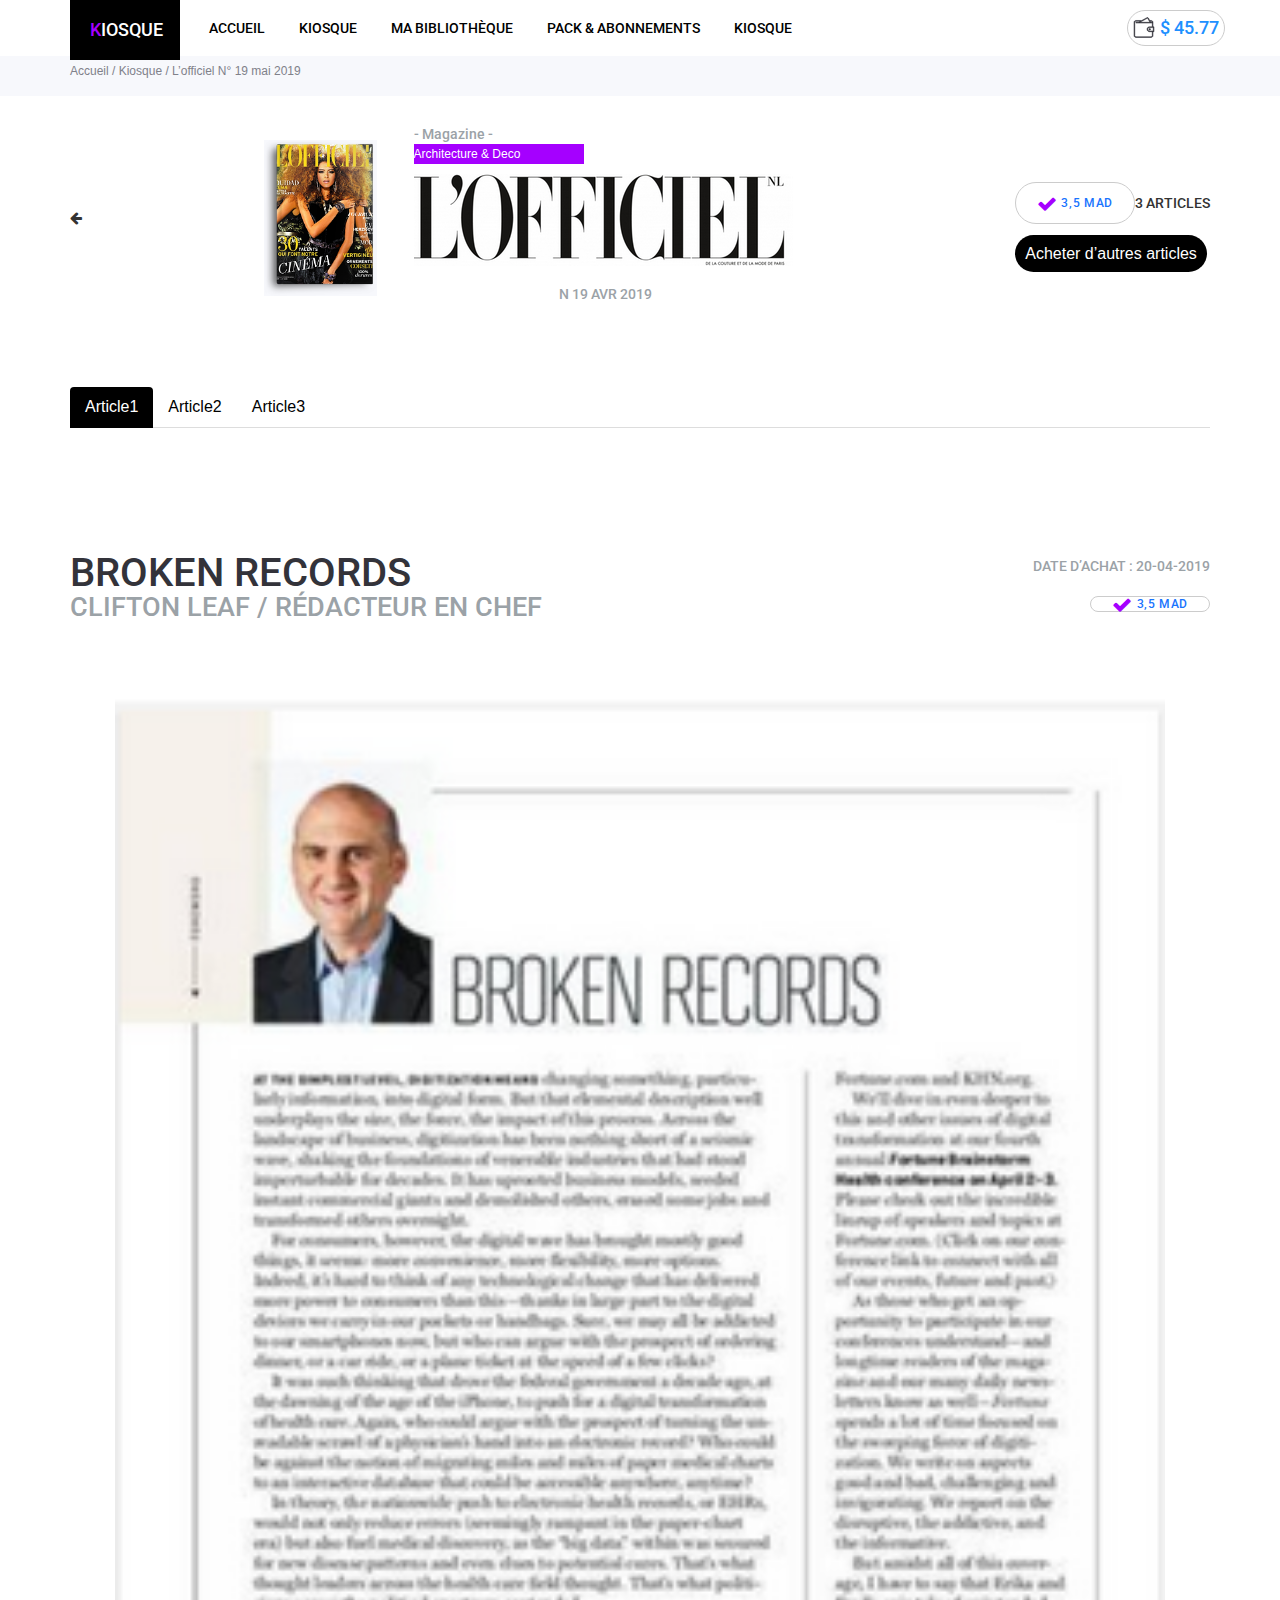
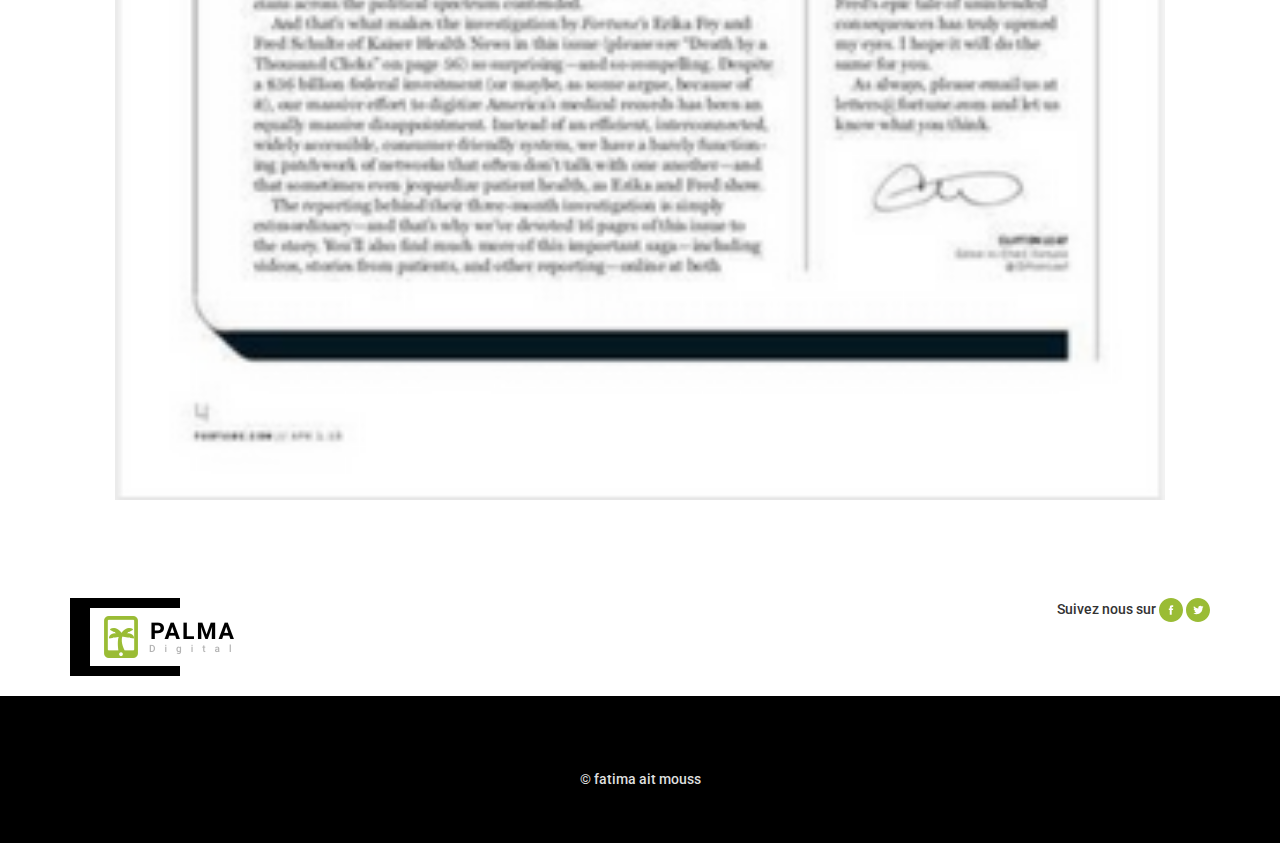
<file: articles.html>
<!DOCTYPE html>
<html>
<head>
	<meta charset="UTF-8">
	<meta name="viewport" content="width=device-width, initial-scale=1.0">
    	<link rel="stylesheet" href="https://cdnjs.cloudflare.com/ajax/libs/font-awesome/4.7.0/css/font-awesome.min.css">
    	<link href="https://fonts.googleapis.com/icon?family=Material+Icons" rel="stylesheet">
    	<link rel="stylesheet" href="https://maxcdn.bootstrapcdn.com/bootstrap/3.4.1/css/bootstrap.min.css">
    	<link href="assets/css/style.css" rel="stylesheet">
    	<link href="assets/css/responsive.css" rel="stylesheet">
	<title>kiosque</title>
</head>
<body>
<div class="container">
		<a class="navbar-brand" href="#">
			<div class="logo">
				 	<h4><span>K</span>IOSQUE</h4>
			</div>
		</a>
		<button type="button" class="navbar-toggle" data-toggle="collapse" data-target=".navbar-collapse">
	            	<span class="sr-only">Toggle navigation</span>
	            	<i class="fa fa-bars fa-3x"></i>
	    </button>
	<div class="between-nav">
	<div class="flex-nav">
	    <ul class="navbar-nav mr-auto">
		      		<li class="nav-item active"><a class="text-dark" href="index.html">accueil</a></li>
			  		<li class="nav-item"><a class="text-dark" href="kiosque.html">
			 		 kiosque</a></li>
			  		<li class="nav-item"><a class="text-dark" href="bibliotheque.html">
			  		ma bibliothèque</a></li>
			  		<li class="nav-item"><a class="text-dark" href="#">
			  		pack & abonnements</a></li>
			  		<li class="nav-item"><a class="text-dark" href="liste-kiosque.html">
			 		 kiosque</a></li>
		</ul>
	</div>
	<div>
	<ul class="nav navbar-nav navbar-right ul-right">
				  	<!--li class="nav-item active">
						  	<button type="#" onclick="searchs()" id="nav-btn">
						  	<img src="assets/img/shape.svg"/></button>	
				    </li-->
				    <li class="nav-item radius-price">
				      	<span class="span-add">$ 45.77 </span>
				    </li>
		         </ul>
	    	</div>
	</div>
</div>
	<!--div id="toggle-nav" class="text-center">
		<form class="#" action="#">
	    	<input type="text" placeholder="Search.." name="search" id="search-nav">
	    	<button type="submit" class="btn-toggle" value="recherche">
	    		Recherche
	    	</button>
	    </form>
	</div-->
<!--kiosque-->
<div class="kiosques">
	<div class="container">
		<p>Accueil / Kiosque / L’officiel N° 19 mai 2019 </p>
	</div>
</div>
<div class="container">
		<div class="between-article">
		<i class="fa fa-arrow-left"></i>
		<div class="flex-product">
			<img class="img-article" src="assets/img/offic2.png">
			<div class="article">
				<span class="text-gris"> - Magazine -</span>
				<p class="title-cat">Architecture & Deco</p>
				<img src="assets/img/logo-officiel.png"/>
				<p class="text-gris text-center">N 19 AVR 2019</p>
	    	</div>
		</div>
		<div>
			<p class="between-nav">
			<span class="price-mag">
				<i class="fa fa-check"></i>
				3,5 MAD
			</span>
			3 ARTICLES
			</p>
			<a class="acheter-mag">Acheter d’autres articles
			</a>
		</div>
</div>
</div>
<div class="container article-table">
	<ul class=" nav nav-tabs ">
	  	<li class="active">
	  		<a data-toggle="tab" href="#article1">Article1</a>
	  	</li>
	  	<li>
	  		<a data-toggle="tab" href="#article2">Article2</a>
	  	</li>
	  	<li>
	  		<a data-toggle="tab" href="#article3">Article3</a>
	  	</li>
	</ul>
<div class="tab-content">
  	<div id="article1" class="tab-pane fade in active">
  		<div class="detail-article">
			<div class="between-nav">
				<div>
					<H1 class="title-article">Broken records</H1>
					<span class="role">Clifton leaf / Rédacteur en chef</span>
				</div>
				<div class="text-right">
					<p class="text-gris">Date d’achat : 20-04-2019</p>
					<span class="price-mag">
						<i class="fa fa-check"></i>
						3,5 MAD
					</span>
			   </div>
			</div>
			<div class="row justify-content-center">
				<div class="col-12">
					<img class="cover-article" src="assets/img/auteur.png"/>
				</div>
			</div>
		</div>
	</div>
  	<div id="article2" class="tab-pane fade">
  		<div class="detail-article">
			<div class="between-nav">
				<div>
					<H1 class="title-article">Broken records</H1>
					<span class="role">Clifton leaf / Rédacteur en chef</span>
				</div>
				<div class="text-right">
					<p class="text-gris">Date d’achat : 20-04-2019</p>
					<span class="price-mag">
						<i class="fa fa-check"></i>
						3,5 MAD
					</span>
			   </div>
			</div>
			<div class="row justify-content-center">
				<div class="col-12">
					<img class="cover-article" src="assets/img/img-article.png"/>
				</div>
			</div>
		</div>
  	</div>
  	<div id="article3" class="tab-pane fade">
    	<div class="detail-article">
			<div class="between-nav">
				<div>
					<H1 class="title-article">Broken records</H1>
					<span class="role">Clifton leaf / Rédacteur en chef</span>
				</div>
				<div class="text-right">
					<p class="text-gris">Date d’achat : 20-04-2019</p>
					<span class="price-mag">
						<i class="fa fa-check"></i>
						3,5 MAD
					</span>
			   </div>
			</div>
			<div class="row justify-content-center">
				<div class="col-12">
					<img class="cover-article" src="assets/img/page3.png"/>
				</div>
			</div>
		</div>
  	</div>
</div>
	
</div>
<div class="pre-footer">
	<div class="container">
		<div class="row justify-content-between">
			<div class="col-md-8 col-12">
			   <div class="logo">
				 	<img src="assets/img/logo.png" />
			   </div>
			</div>
			<div class="col-md-4 col-12 text-right">
			   <div class="socialm">
			   		Suivez nous sur
					<a href="#"><img src="assets/img/fb.svg"/></a>
					<a href="#"><img src="assets/img/Twitter.svg" /></a>
			   </div>
			</div>
		</div>
	</div>
</div>
<section class="footer">
        <div class="row justify-content-center">
			<p class="copyright text-center">© fatima ait mouss</p>
        </div>
</section>

<script src="https://code.jquery.com/jquery-3.6.0.js"></script>
<script src="https://maxcdn.bootstrapcdn.com/bootstrap/3.4.1/js/bootstrap.min.js"></script>
<script src="assets/js/costum.js"></script>
</body>
</html>
</file>
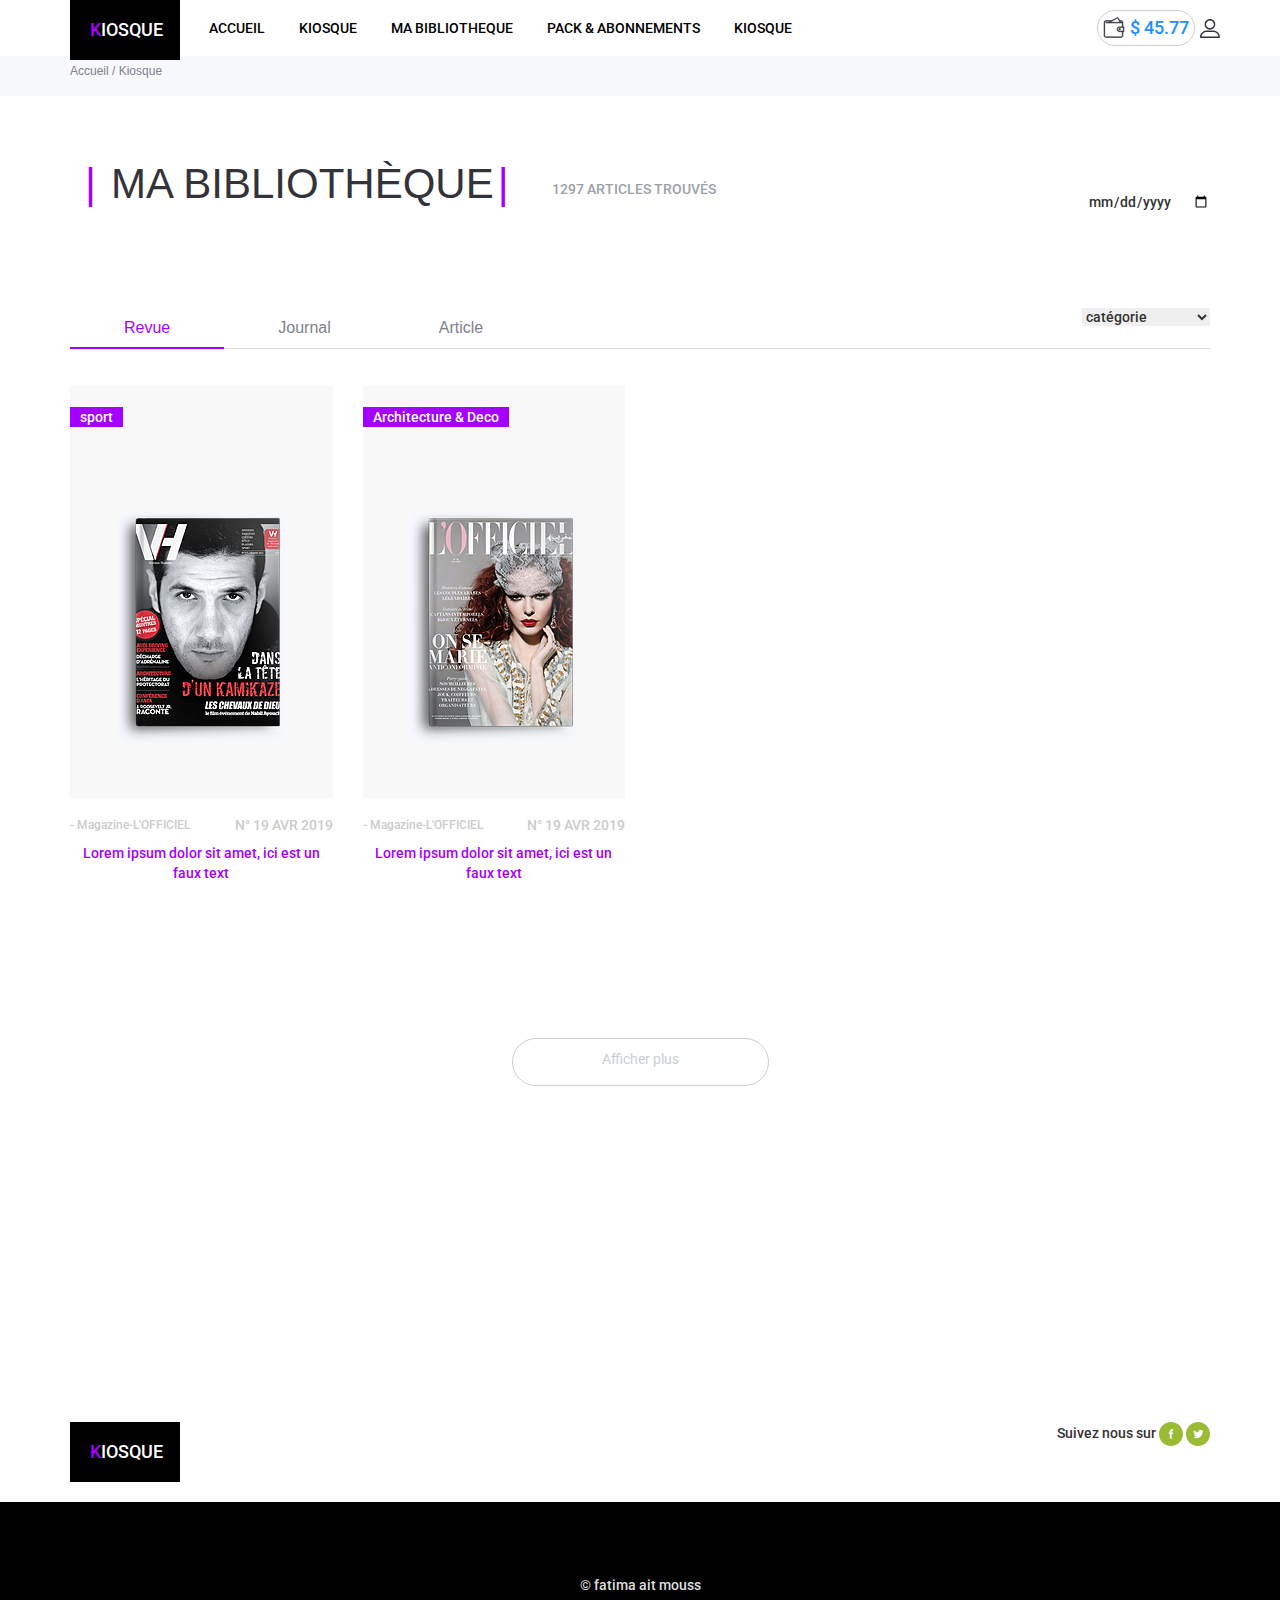
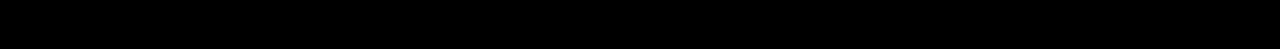
<file: bibliotheque.html>
<!DOCTYPE html>
<html>
<head>
	<meta charset="UTF-8">
	<meta name="viewport" content="width=device-width, initial-scale=1.0">
    	<link rel="stylesheet" href="https://cdnjs.cloudflare.com/ajax/libs/font-awesome/4.7.0/css/font-awesome.min.css">
    	<link href="https://fonts.googleapis.com/icon?family=Material+Icons" rel="stylesheet">
    	<link rel="stylesheet" href="https://maxcdn.bootstrapcdn.com/bootstrap/3.4.1/css/bootstrap.min.css">
    	<link href="assets/css/style.css" rel="stylesheet">
    	<link href="assets/css/responsive.css" rel="stylesheet">
	<title>kiosque</title>
</head>
<body>
<div class="container">
		<a class="navbar-brand" href="#">
			<div class="logo">
				 	<h4><span>K</span>IOSQUE</h4>
			</div>
		</a>
		<button type="button" class="navbar-toggle" data-toggle="collapse" data-target=".navbar-collapse">
	            	<span class="sr-only">Toggle navigation</span>
	            	<i class="fa fa-bars fa-3x"></i>
	    </button>
	<div class="between-nav">
	<div class="flex-nav">
	    <ul class="navbar-nav mr-auto">
		      		<li class="nav-item active"><a class="text-dark" href="index.html">accueil</a></li>
			  		<li class="nav-item"><a class="text-dark" href="kiosque.html">
			 		 kiosque</a></li>
			  		<li class="nav-item"><a class="text-dark" href="bibliothèque.html">
			  		ma bibliotheque</a></li>
			  		<li class="nav-item"><a class="text-dark" href="pack.html">
			  		pack & abonnements</a></li>
			  		<li class="nav-item"><a class="text-dark" href="liste-kiosque.html">
			 		 kiosque</a></li>
		</ul>
	</div>
	<div>
	<ul class="nav navbar-nav navbar-right ul-right">
				  	<!--li class="nav-item active">
						  <button type="#" onclick="searchs()" id="nav-btn">
						  	<img src="assets/img/shape.svg"/></button>	
				    </li-->
				    <li class="nav-item radius-price">
				      	<span class="span-add">$ 45.77 </span>
				    </li>
				    <li class="nav-item">
				       <a class="nav-link text-dark">
				       		<img class="img-fluid" src="assets/img/profile.svg"/>
				       </a>
				    </li>
		         </ul>
	    	</div>
	</div>
</div>
	<!--div id="toggle-nav" class="text-center">
		<form class="#" action="#">
			<div id="Recherher">
	    	<input class="typeahead" id="search-nav" type="text" placeholder="Rechercher" OnKeyPress="if (event.keyCode == 13)recherche()" > 
	    </div>
	    </form>
	</div-->
<div class="kiosques">
	<div class="container">
		<p>Accueil / Kiosque </p>
	</div>
</div>
<div class="container">
	<div class="between-nav">
		<div class="flex-title">
			<h1 class="title-kiosque">Ma bibliothèque</h1><span class="text-gris"> 1297 Articles trouvés</span>
		</div>
		<div>
			<input type="date" id="date" name="datetime" value="Date récent">
		</div>
	</div>
<ul class="nav nav-tabs">
	  	<li class="active">
	  		<a data-toggle="tab" href="#revue">Revue</a>
	  	</li>
	  	<li>
	  		<a data-toggle="tab" href="#journal">Journal</a>
	  	</li>
	  	<li>
	  		<a data-toggle="tab" href="#article">Article</a>
	  	</li>
	  	<select name="categories" id="category">
		    <option value="">catégorie</option>
		    <option value="auj">santé & bien etre</option>
		    <option value="top">sport</option>
		    <option value="pourelle">pour elle</option>
		    <option value="pourlui">pour lui</option>
		    <option value="actualite">actualité</option>
		    <option value="luxe">luxe</option>
		</select>
	</ul>
<div class="tab-content">
  	<div id="revue" class="tab-pane fade in active">
    	<div class="row">
    		<div class="col-md-3 col-12">
	     		<div class="card">
	     			<div class="card-img-overlay"> </div>
	     			<div class="flex">
	     			    <p class="cat">sport</p>
	                	<img src="assets/img/sport.png" class="card-img-top" alt="Accroche HTML">
	                	
	                </div>
	                <div class="card-body">
			                    <p>
			                    <div class="between-card">
			                    	<span class="span-magazine">
			                    	- Magazine-L'OFFICIEL
			                    	</span>
			                    	<span>
			                    	<h5>
			                    	N° 19 AVR 2019
			                		</h5>
			               	    	</span>
			               		</div>
			                    
			                    Lorem ipsum dolor sit amet, ici est un faux text
			                    </p>
			                    
			       	</div>
	       		</div>
			</div>
			<div class="col-md-3 col-12">
			     <div class="card">
			     	<div class="card-img-overlay"> 
			     	</div>
			     	<div class="flex">
			     	      <p class="cat">Architecture & Deco</p>
			              <img src="assets/img/offic.png" class="card-img-top" alt="Accroche HTML">
			              
			        </div>
			        <div class="card-body">
			                    <p>
			                    <div class="between-card">
			                    	<span class="span-magazine">
			                    	- Magazine-L'OFFICIEL
			                    	</span>
			                    	<span>
			                    	<h5>
			                    	N° 19 AVR 2019
			                		</h5>
			               	    	</span>
			               		</div>
			                    
			                    Lorem ipsum dolor sit amet, ici est un faux text
			                    </p>
			                    
			       	</div>
			    </div>
			</div>
  		</div>
	</div>
  	<div id="journal" class="tab-pane fade">
    	<div class="row">
			<div class="col-md-3 col-12">
			     <div class="card">
			     	<div class="card-img-overlay"></div>
			     	<div class="flex">
			     	<p class="cat">aujourd'hui</p>
			                <img src="assets/img/2.png" class="card-img-top" alt="Accroche HTML">
			               
			        </div>
			                <div class="card-body">
			                    <p>
			                    <div class="between-card">
			                    	<span class="span-magazine">
			                    	- Magazine-L'OFFICIEL
			                    	</span>
			                    	<span>
			                    	<h5>
			                    	N° 19 AVR 2019
			                		</h5>
			               	    	</span>
			               		</div>
			                    
			                    Lorem ipsum dolor sit amet, ici est un faux text
			                    </p>
			                    
			       	</div>
			      </div>
			</div>
  		</div>
  	</div>
  	<div id="article" class="tab-pane fade">
    	<div class="row">
		    <div class="col-md-3 col-12">
			     <div class="card">
			     	<div class="card-img-overlay"></div>
			     	<div class="flex">
			     	<p class="cat">actualité</p>
			                <img src="assets/img/2.png" class="card-img-top" alt="Accroche HTML">
			                
			        </div>
			                <div class="card-body">
			                    <p>
			                    <div class="between-card">
			                    	<span class="span-magazine">
			                    	- Magazine-L'OFFICIEL
			                    	</span>
			                    	<span>
			                    	<h5>
			                    	N° 19 AVR 2019
			                		</h5>
			               	    	</span>
			               		</div>
			                    
			                    Lorem ipsum dolor sit amet, ici est un faux text
			                    </p>
			                    
			       	</div>
			           
			      </div>
			</div>
			<div class="col-md-3 col-12">
	     		<div class="card">
	     			<div class="card-img-overlay"> </div>
	     			<div class="flex">
	     			    <p class="cat">Santé & bien-être</p>
	                	<img src="assets/img/1.png" class="card-img-top" alt="Accroche HTML">
	                	
	                </div>
	                <div class="card-body">
	                    <p>- Magazine-</p>
	                    <h4 class="card-title">ON-MAG</h4>
	                    <h5 class="card-subtitle">N° 19 AVR 2019</h5>
	                    
	                </div>
	      		</div>
			</div>
			<div class="col-md-3 col-12">
	    	 	<div class="card">
	         		<div class="card-img-overlay"> </div>
	         		<div class="flex">
	         		    <p class="cat">Santé & bien-être</p>
	                	<img src="assets/img/1.png" class="card-img-top" alt="Accroche HTML">
	                	
	                </div>
	               <div class="card-body">
			                    <p>
			                    <div class="between-card">
			                    	<span class="span-magazine">
			                    	- Magazine-L'OFFICIEL
			                    	</span>
			                    	<span>
			                    	<h5>
			                    	N° 19 AVR 2019
			                		</h5>
			               	    	</span>
			               		</div>
			                    
			                    Lorem ipsum dolor sit amet, ici est un faux text
			                    </p>
			                    
			       	</div>
	           	</div>
			</div>
			<div class="col-md-3 col-12">
			     <div class="card">
			         <div class="card-img-overlay"></div>
			         <div class="flex">
			         	<p class="cat">Santé & bien-être</p>
			                <img src="assets/img/offic2.png" class="card-img-top" alt="Accroche HTML">
			               
			        </div>
			                <div class="card-body">
			                    <p>
			                    <div class="between-card">
			                    	<span class="span-magazine">
			                    	- Magazine-L'OFFICIEL
			                    	</span>
			                    	<span>
			                    	<h5>
			                    	N° 19 AVR 2019
			                		</h5>
			               	    	</span>
			               		</div>
			                    
			                    Lorem ipsum dolor sit amet, ici est un faux text
			                    </p>
			       	</div>
			      </div>
			</div>
			<div class="col-md-3 col-12">
			     <div class="card">
			     	<div class="card-img-overlay"></div>
			     	<div class="flex">
			     	<p class="cat">Santé & bien-être</p>
			                <img src="assets/img/femmes.png" class="card-img-top" alt="Accroche HTML">
			               
			          </div>
			                <div class="card-body">
			                    <p>
			                    <div class="between-card">
			                    	<span class="span-magazine">
			                    	- Magazine-L'OFFICIEL
			                    	</span>
			                    	<span>
			                    	<h5>
			                    	N° 19 AVR 2019
			                		</h5>
			               	    	</span>
			               		</div>
			                    
			                    Lorem ipsum dolor sit amet, ici est un faux text
			                    </p>
			                    
			       	</div>
			      </div>
			</div>
  		</div>
  	</div>
</div>
<div class="row text-center">
  			 <a class="btn afficher" href="liste-kiosque.html">Afficher plus</a>
</div>
</div>
<div class="pre-footer">
	<div class="container">
		<div class="row justify-content-between">
			<div class="col-md-8 col-12">
			   <div class="logo">
				 	<h4><span>K</span>IOSQUE</h4>
			  </div>  
			</div>
			<div class="col-md-4 col-12 text-right">
			   <div class="socialm">
			   		Suivez nous sur
					<a href="#"><img src="assets/img/fb.svg"/></a>
					<a href="#"><img src="assets/img/Twitter.svg" /></a>
			   </div>
			</div>
		</div>
	</div>
</div>
<section class="footer">
        <div class="row justify-content-center">
			<p class="copyright text-center">© 
			fatima ait mouss</p>
        </div>
</section>
<script src="https://code.jquery.com/jquery-3.6.0.js"></script>
<script src="https://maxcdn.bootstrapcdn.com/bootstrap/3.4.1/js/bootstrap.min.js"></script>
<script src="assets/js/costum.js"></script>
</body>
</html>
</file>
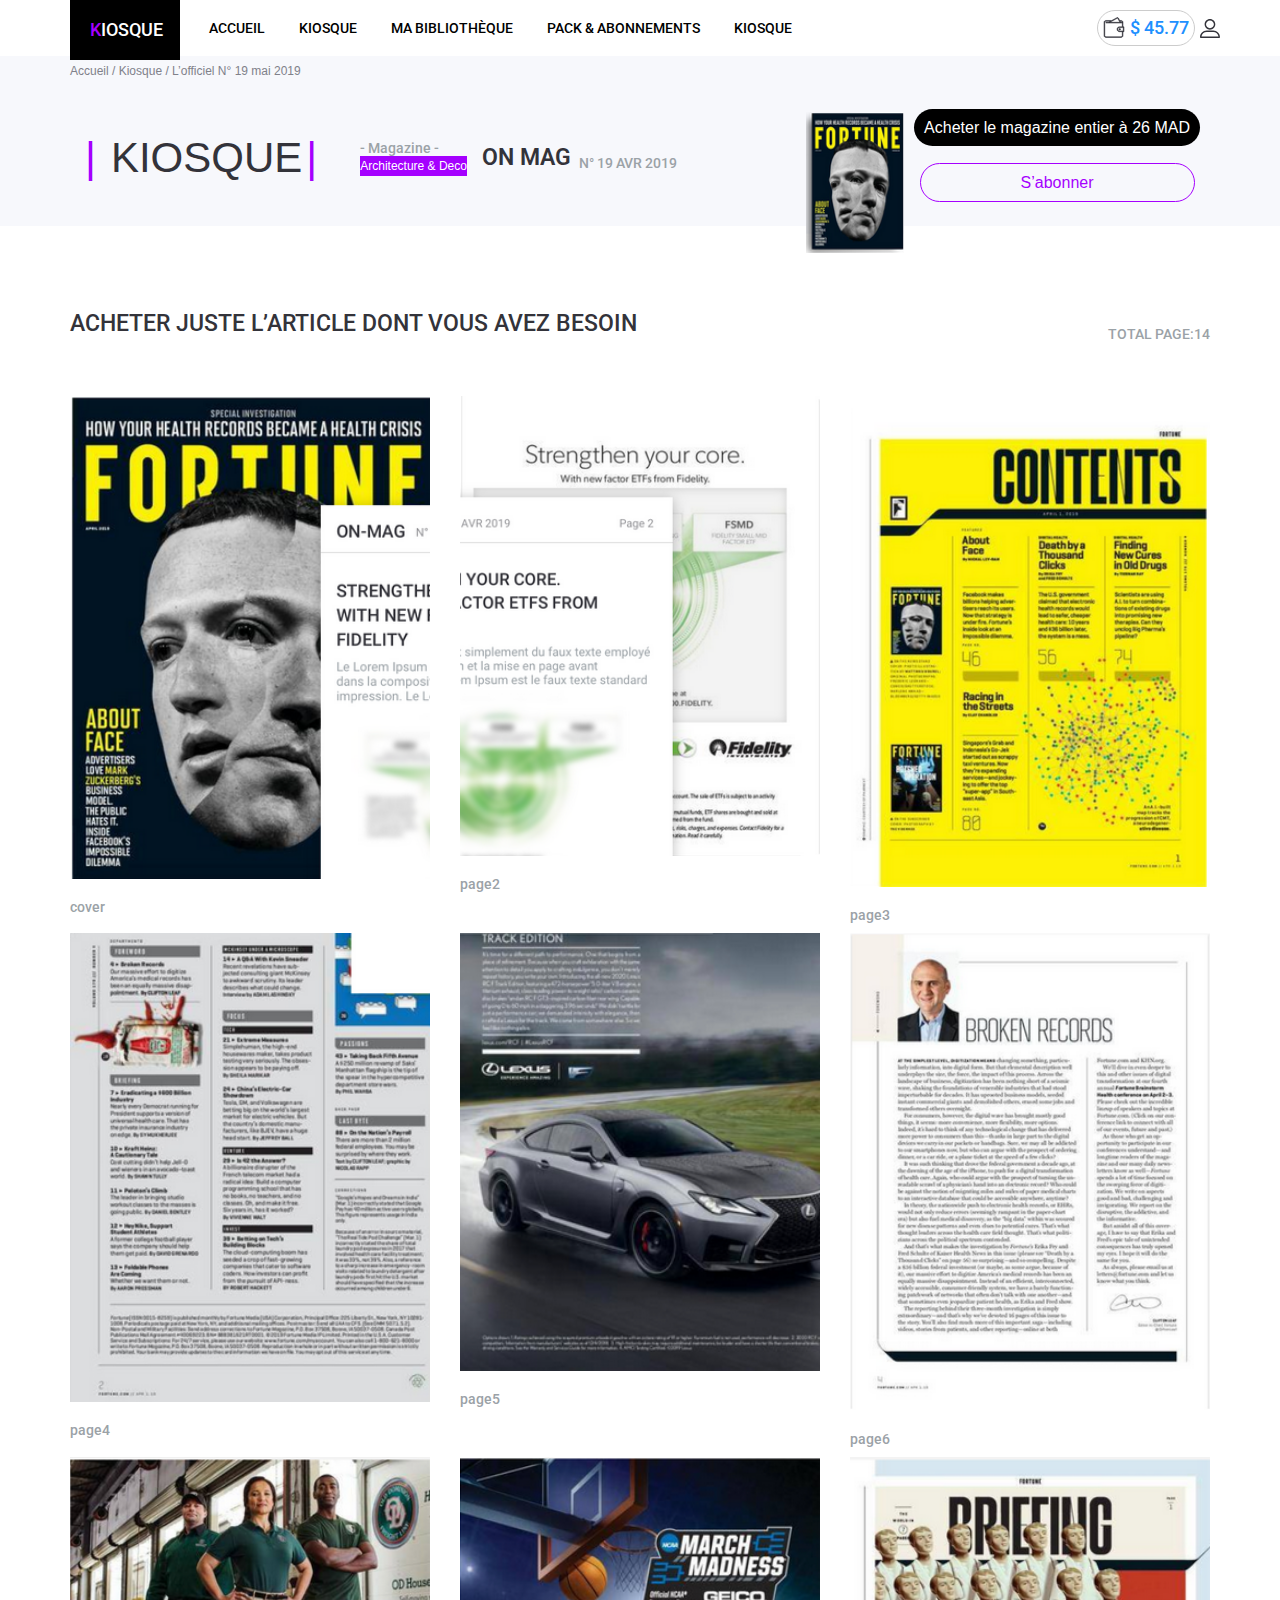
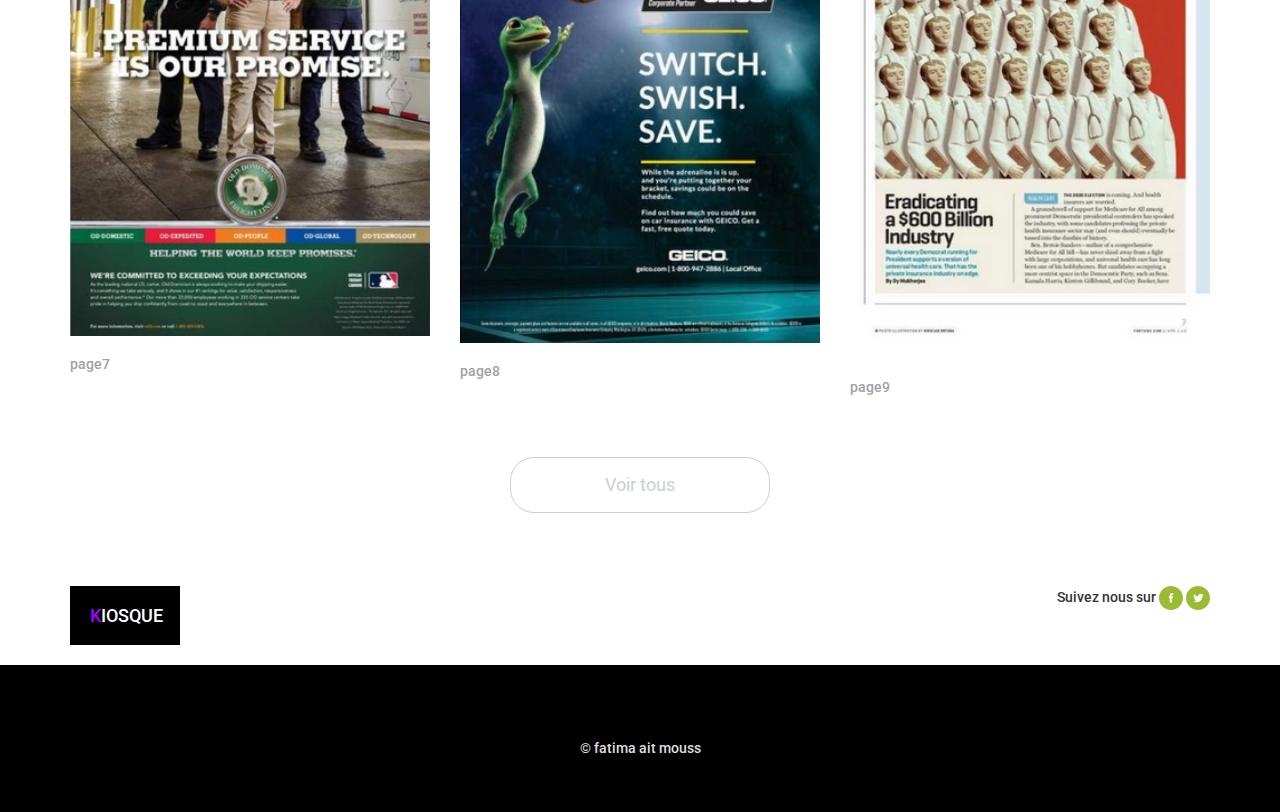
<file: detail-produit.html>
<!DOCTYPE html>
<html>
<head>
	<meta charset="UTF-8">
	<meta name="viewport" content="width=device-width, initial-scale=1.0">
    	<link rel="stylesheet" href="https://cdnjs.cloudflare.com/ajax/libs/font-awesome/4.7.0/css/font-awesome.min.css">
    	<link href="https://fonts.googleapis.com/icon?family=Material+Icons" rel="stylesheet">
    	<link rel="stylesheet" href="https://maxcdn.bootstrapcdn.com/bootstrap/3.4.1/css/bootstrap.min.css">
    	<link href="assets/css/style.css" rel="stylesheet">
    	<link href="assets/css/responsive.css" rel="stylesheet">
	<title>kiosque</title>
</head>
<body>
<div class="container">
		<a class="navbar-brand" href="#">
			<div class="logo">
				 	<h4><span>K</span>IOSQUE</h4>
			</div>
		</a>
		<button type="button" class="navbar-toggle" data-toggle="collapse" data-target=".navbar-collapse">
	            	<span class="sr-only">Toggle navigation</span>
	            	<i class="fa fa-bars fa-3x"></i>
	    </button>
	<div class="between-nav">
	<div class="flex-nav">
	    <ul class="navbar-nav mr-auto">
		      		<li class="nav-item active"><a class="text-dark" href="index.html">accueil</a></li>
			  		<li class="nav-item"><a class="text-dark" href="kiosque.html">
			 		 kiosque</a></li>
			  		<li class="nav-item"><a class="text-dark" href="bibliotheque.html">
			  		ma bibliothèque</a></li>
			  		<li class="nav-item"><a class="text-dark" href="#">
			  		pack & abonnements</a></li>
			  		<li class="nav-item"><a class="text-dark" href="liste-kiosque.html">
			 		 kiosque</a></li>
		</ul>
	</div>
	<div>
	<ul class="nav navbar-nav navbar-right ul-right">
				  	<!--li class="nav-item active">
						  	<button type="#" onclick="searchs()" id="nav-btn">
						  	<img src="assets/img/shape.svg"/></button>	
				    </li-->
				    <li class="nav-item radius-price">
				      	<span class="span-add">$ 45.77 </span>
				    </li>
				    <li class="nav-item">
				       <a class="nav-link text-dark">
				       		<img class="img-fluid" src="assets/img/profile.svg"/>
				       </a>
				    </li>
		         </ul>
	    	</div>
	</div>
</div>
	<!--div id="toggle-nav" class="text-center">
		<form class="#" action="#">
	    	<input type="text" placeholder="Search.." name="search" id="search-nav">
	    	<button type="submit" class="btn-toggle" value="recherche">
	    		Recherche
	    	</button>
	    </form>
	</div-->
<!--kiosque-->
<div class="kiosques">
	<div class="container">
		<p>Accueil / Kiosque / L’officiel N° 19 mai 2019 </p>
		<div class="between-product">
		<div class="flex-product">
		<h1 class="title-kiosque">Kiosque</h1>
		<span class="text-gris"> - Magazine -
		<p class="title-cat">Architecture & Deco</p></span>
		<span class="magazine">ON MAG</span>
		<span class="text-gris">N° 19 AVR 2019
		</span>
		</div>
		<div>
		   <img class="img-prds" src="assets/img/onmag.png">
		   <div class="magazine-shop">
		   <a class="acheter-mag" href="compte.html">Acheter le magazine entier à 26 MAD </a><br>
		   <a class="abonner-mag" href="#">S’abonner</a>
		   </div>
		</div>
	    </div>
	</div>
</div>

<div class="container">
	<div class="detail-product">
	<div class="between-nav">
	<span class="title-detail-product">Acheter juste l’article dont vous avez  besoin</span>
	<span class="text-gris">Total page:14</span>
   </div>
</div>
<div class="row pages">
	<div class="col-lg-4 col-md-4">
		<img class="img-product" src="assets/img/page1.png" />
		<p class="text-gris">cover</p>
	</div>
	<div class="col-lg-4 col-md-4">
		<img class="img-product" src="assets/img/page2.png" />
		<p class="text-gris">page2</p>
	</div>
	<div class="col-lg-4 col-md-4">
		<img class="img-product" src="assets/img/page3.png" />
		<p class="text-gris">page3</p>
	</div>
	<div class="col-lg-4 col-md-4">
		<img class="img-product" src="assets/img/page4.png" />
		<p class="text-gris">page4</p>
	</div>
	<div class="col-lg-4 col-md-4">
		<img class="img-product" src="assets/img/page5.png" />
		<p class="text-gris">page5</p>
	</div>
	<div class="col-lg-4 col-md-4">
		<img class="img-product" src="assets/img/page6.png" />
		<p class="text-gris">page6</p>
	</div>
	<div class="col-lg-4 col-md-4">
		<img class="img-product" src="assets/img/page7.png" />
		<p class="text-gris">page7</p>
	</div>
	<div class="col-lg-4 col-md-4">
		<img class="img-product" src="assets/img/page8.png" />
		<p class="text-gris">page8</p>
	</div>
	<div class="col-lg-4 col-md-4">
		<img class="img-product" src="assets/img/page9.png" />
		<p class="text-gris">page9</p>
	</div>
	<div class="col-12 text-center">
		<a class="btn voir-tout" href="#">Voir tous</a>
	</div>
</div>
</div>
</div>
<div class="pre-footer">
	<div class="container">
		<div class="row justify-content-between">
			<div class="col-md-8 col-12">
			   <div class="logo">
				 	<h4><span>K</span>IOSQUE</h4>
			   </div>
			</div>
			<div class="col-md-4 col-12 text-right">
			   <div class="socialm">
			   		Suivez nous sur
					<a href="#"><img src="assets/img/fb.svg"/></a>
					<a href="#"><img src="assets/img/Twitter.svg" /></a>
			   </div>
			</div>
		</div>
	</div>
</div>
<section class="footer">
        <div class="row justify-content-center">
			<p class="copyright text-center">© 
			fatima ait mouss</p>
        </div>
</section>

<script src="https://code.jquery.com/jquery-3.6.0.js"></script>
<script src="https://maxcdn.bootstrapcdn.com/bootstrap/3.4.1/js/bootstrap.min.js"></script>
<script src="assets/js/costum.js"></script>
</body>
</html>
</file>
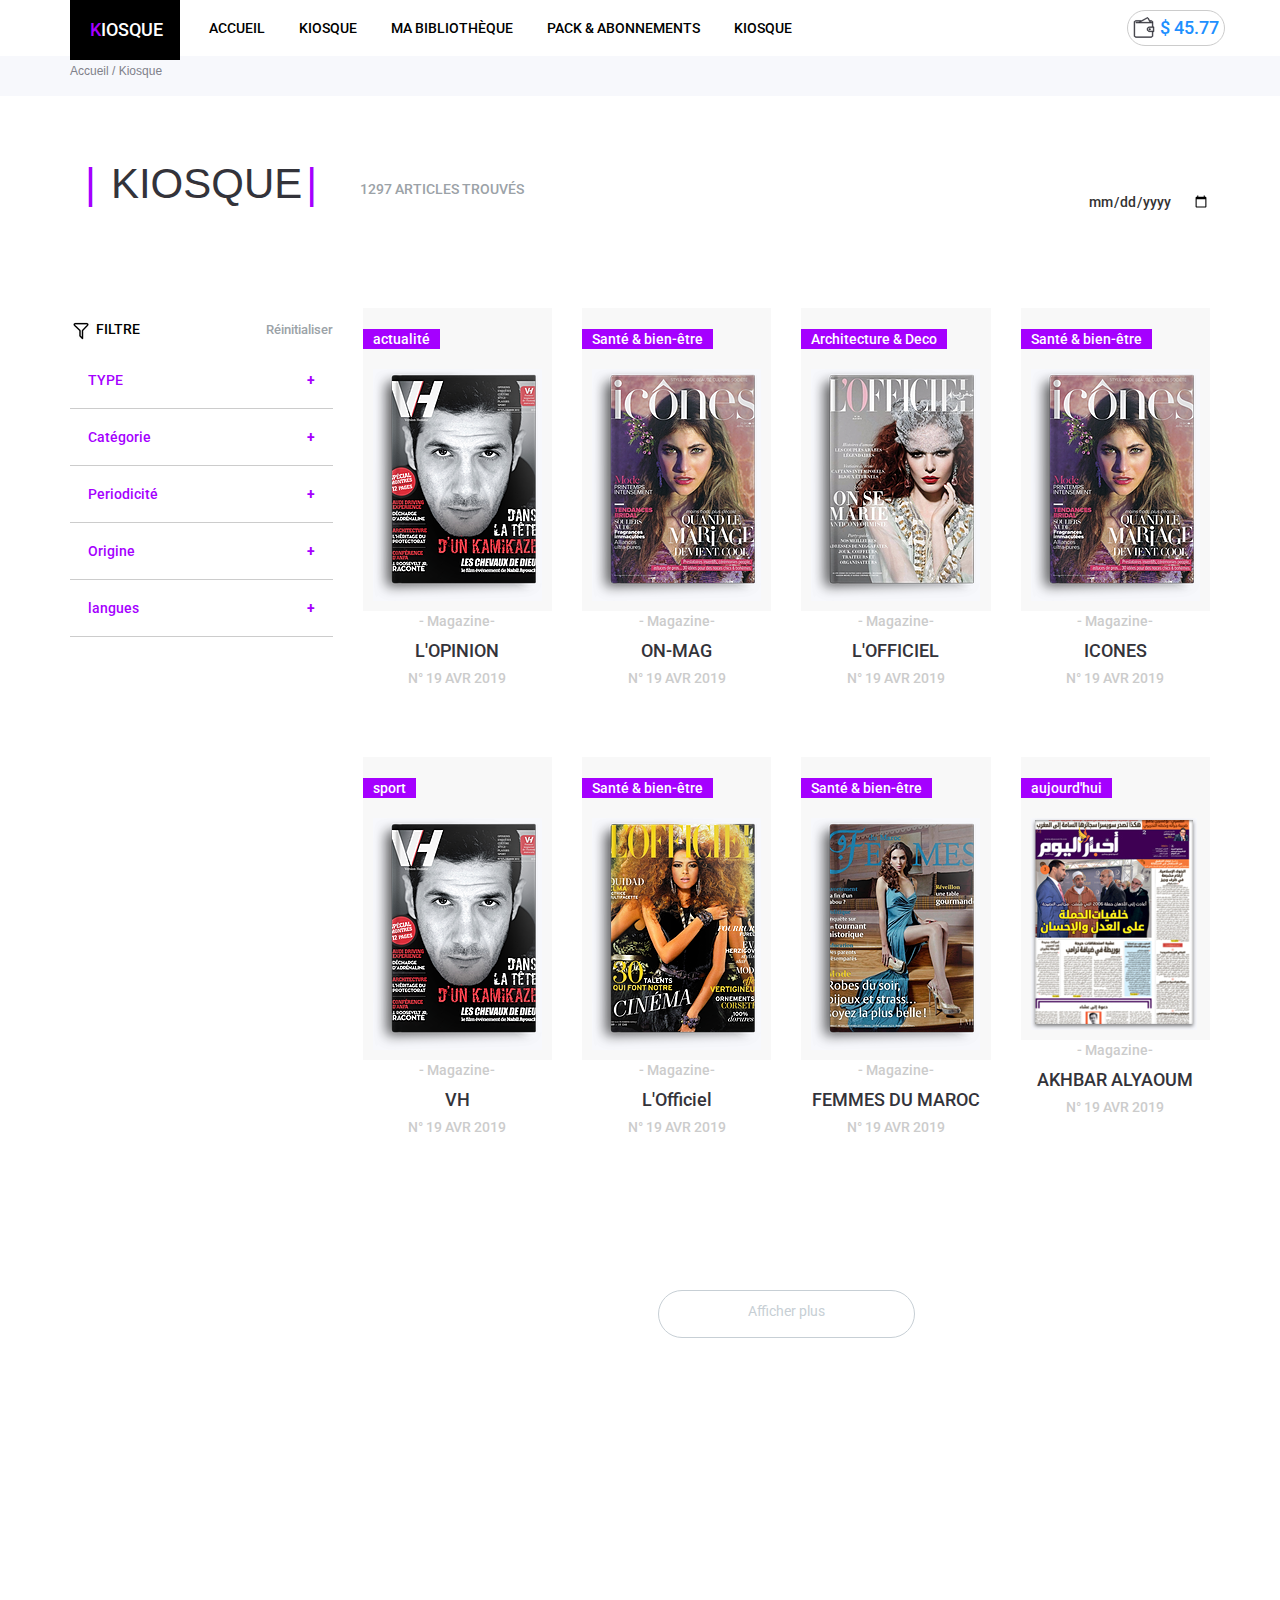
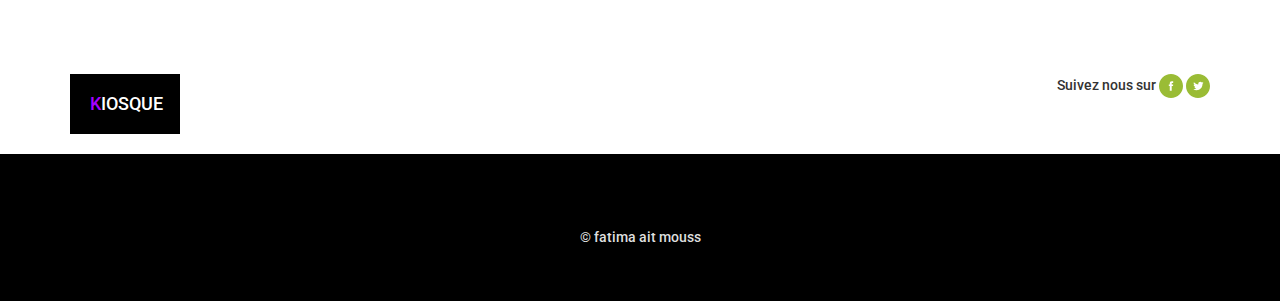
<file: kiosque.html>
<!DOCTYPE html>
<html>
<head>
	<meta charset="UTF-8">
	<meta name="viewport" content="width=device-width, initial-scale=1.0">
    	<link rel="stylesheet" href="https://cdnjs.cloudflare.com/ajax/libs/font-awesome/4.7.0/css/font-awesome.min.css">
   	<link href="https://fonts.googleapis.com/icon?family=Material+Icons" rel="stylesheet">
    	<link rel="stylesheet" href="https://maxcdn.bootstrapcdn.com/bootstrap/3.4.1/css/bootstrap.min.css">
    	<link href="assets/css/style.css" rel="stylesheet">
    	<link href="assets/css/responsive.css" rel="stylesheet">
	<title>kiosque</title>
</head>
<body>
<div class="container">
		<a class="navbar-brand" href="#">
			<div class="logo">
				 	<h4><span>K</span>IOSQUE</h4>
					</div>
		</a>
		<button type="button" class="navbar-toggle" data-toggle="collapse" data-target=".navbar-collapse">
	            	<span class="sr-only">Toggle navigation</span>
	            	<i class="fa fa-bars fa-3x"></i>
	    </button>
	<div class="between-nav">
	<div class="flex-nav">
	    <ul class="navbar-nav mr-auto">
		      		<li class="nav-item active"><a class="text-dark" href="index.html">accueil</a></li>
			  		<li class="nav-item"><a class="text-dark" href="kiosque.html">
			 		 kiosque</a></li>
			  		<li class="nav-item"><a class="text-dark" href="bibliotheque.html">
			  		ma bibliothèque</a></li>
			  		<li class="nav-item"><a class="text-dark" href="pack.html">
			  		pack & abonnements</a></li>
			  		<li class="nav-item"><a class="text-dark" href="liste-kiosque.html">
			 		 kiosque</a></li>
		</ul>
	</div>
	<div>
	<ul class="nav navbar-nav navbar-right ul-right">
				  	<!--li class="nav-item active">
						  	<button type="#" onclick="searchs()" id="nav-btn">
						  	<img src="assets/img/shape.svg"/></button>	
				    </li-->
				    <li class="nav-item radius-price">
				      	<span class="span-add">$ 45.77 </span>
				    </li>
		         </ul>
	    	</div>
	</div>
</div>
	<!--div id="toggle-nav" class="text-center">
		<form class="#" action="#">
	    	<input type="text" placeholder="Search.." name="search" id="search-nav">
	    	<button type="submit" class="btn-toggle" value="recherche">
	    		Recherche
	    	</button>
	    </form>
	</div-->
<!--kiosque-->
<div class="kiosques">
	<div class="container">
		<p>Accueil / Kiosque </p>
	</div>
</div>
<div class="container">
<div class="between-nav">
<div class="flex-title">
<h1 class="title-kiosque">Kiosque</h1><span class="text-gris"> 1297 Articles trouvés</span>
</div>
<div>
<input type="date" id="date" name="datetime" value="Date récent">
</div>
</div>
<div class="row kiosque">
	<div class="col-md-3">
	<div class="between-nav"><span class="filtre"><img src="assets/img/filtre.png" />
	Filtre</span>
		<button class="Réinitia" onclick="reinitialiser()">Réinitialiser</button>
	</div>
	<!-- container for all  -->
    <div class="accordion">
     
        <!-- First accordian  -->
        <div class="a-container"> 
            <p class="a-btn">TYPE <span></span></p>
            <div class="a-panel">
            <ul class="menu-filtre">
			<li><a href="#">Tous</a></li>
			<li><a href="#">Revue</a></li>
			<li><a href="#">Journal</a></li>
	 		</ul>
            </div>
        </div>
     
        <div class="a-container"> 
            <button class="a-btn">Catégorie</button>
            <div class="a-panel">
            
		  <ul class="menu-filtre">
		  	<li><a href="#">Tous</a></li>
		  	<li><a href="#">Actualité</a></li>
		  	<li><a href="#">Architecture & Deco</a></li>
		  	<li><a href="#">Art & Culture</a></li>
		  	<li><a href="#">Auto & Moto</a></li>
		  	<li><a href="#">Animaux</a></li>
		  	<li><a href="#">Business</a></li>
		  	<li><a href="#">Cuisine</a></li>
		  	<li><a href="#">Economie & finance</a></li>
			<li><a href="#">Enfants</a></li>
			<li><a href="#">Environnement</a></li>
			<li><a href="#">Famille</a></li>
			<li><a href="#">Gratuits</a></li>
			<li><a href="#">Jeunesse</a></li>
			<li><a href="#">Luxe</a></li>
			<li><a href="#">presse</a></li>
			<li><a href="#">Pour Elle</a></li>
			<li><a href="#">Pour Lui</a></li>
			<li><a href="#">Santé & bien être</a></li>
			<li><a href="#">Science et technologie</a></li>
			<li><a href="#">Sport</a></li>
	 		</ul>
            </div>
        </div>
        <div class="a-container"> 
            <p class="a-btn">Periodicité <span></span></p>
            <div class="a-panel">Accordion content</div>
        </div>
        <div class="a-container"> 
            <p class="a-btn">Origine <span></span></p>
            <div class="a-panel">
            	<ul class="menu-filtre">
				<li><a href="#">Tous</a></li>
				<li><a href="#">Revue</a></li>
				<li><a href="#">Journal</a></li>
		 		</ul>
            </div>
        </div>
        <div class="a-container"> 
            <p class="a-btn">langues <span></span></p>
            <div class="a-panel">
            	 <ul class="menu-filtre">
				<li><a href="#">Tous</a></li>
				<li><a href="#">Revue</a></li>
				<li><a href="#">Journal</a></li>
		 		</ul>
            </div>
        </div>
         
    </div>
</div>
	<div class="col-md-9">
		<div class="row">
    		<div class="col-md-3 col-12">
	     		<div class="card">
	     			<div class="card-img-overlay"> </div>
	     			<div class="flex">
	     			    <p class="cat">actualité</p>
	                	<img src="assets/img/sport.png" class="card-img-top" alt="Accroche HTML">
	                	
	                </div>
	                <div class="card-body">
	                	<p>- Magazine-</p>
	                    <h4 class="card-title">L'OPINION</h4>
	                    <h5 class="card-subtitle">N° 19 AVR 2019</h5>
	                </div>
	       		</div>
			</div>
			<div class="col-md-3 col-12">
	     		<div class="card">
	     			<div class="card-img-overlay"> </div>
	     			<div class="flex">
	     			    <p class="cat">Santé & bien-être</p>
	                	<img src="assets/img/1.png" class="card-img-top" alt="Accroche HTML">
	                	
	                </div>
	                <div class="card-body">
	                    <p>- Magazine-</p>
	                    <h4 class="card-title">ON-MAG</h4>
	                    <h5 class="card-subtitle">N° 19 AVR 2019</h5>
	                    
	                </div>
	      		</div>
			</div>
			<div class="col-md-3 col-12">
			     <div class="card">
			     	<div class="card-img-overlay"> 
			     	</div>
			     	<div class="flex">
			     	      <p class="cat">Architecture & Deco</p>
			              <img src="assets/img/offic.png" class="card-img-top" alt="Accroche HTML">
			              
			        </div>
			        <div class="card-body">
			                    <p>- Magazine-</p>
			                	
			                    <h4 class="card-title">L'OFFICIEL</h4>
			                    <h5 class="card-subtitle">N° 19 AVR 2019</h5>
			                    
			       	</div>
			    </div>
			</div>
			<div class="col-md-3 col-12">
	    	 	<div class="card">
	         		<div class="card-img-overlay"> </div>
	         		<div class="flex">
	         		    <p class="cat">Santé & bien-être</p>
	                	<img src="assets/img/1.png" class="card-img-top" alt="Accroche HTML">
	                	
	                </div>
	                <div class="card-body">
	                    <p>- Magazine-</p>
	                	
	                    <h4 class="card-title">ICONES</h4>
	                    <h5 class="card-subtitle">N° 19 AVR 2019</h5>
	                    
	                </div>
	           	</div>
			</div>
			<div class="col-md-3 col-12">
			     <div class="card">
			     	<div class="card-img-overlay"></div> 
			     	<div class="flex">
			     		<p class="cat">sport</p>
			                <img src="assets/img/sport.png" class="card-img-top" alt="Accroche HTML">
			                
			        </div>
			        <div class="card-body">
			                    <p>- Magazine-</p>
			                	
			                    <h4 class="card-title">VH</h4>
			                    <h5 class="card-subtitle">N° 19 AVR 2019</h5>
			                    
			                </div>
			             
			      </div>
			</div>
			<div class="col-md-3 col-12">
			     <div class="card">
			         <div class="card-img-overlay"></div>
			         <div class="flex">
			         	<p class="cat">Santé & bien-être</p>
			                <img src="assets/img/offic2.png" class="card-img-top" alt="Accroche HTML">
			                
			        </div>
			                <div class="card-body">
			                
			                    <p>- Magazine-</p>
			                	
			                    <h4 class="card-title">L'Officiel</h4>
			                    <h5 class="card-subtitle">N° 19 AVR 2019</h5>
			                    
			                </div>
			               
			      </div>
			</div>
			<div class="col-md-3 col-12">
			     <div class="card">
			     	<div class="card-img-overlay"></div>
			     	<div class="flex">
			     	<p class="cat">Santé & bien-être</p>
			                <img src="assets/img/femmes.png" class="card-img-top" alt="Accroche HTML">
			                
			          </div>
			                <div class="card-body">
			                
			                    <p>- Magazine-</p>
			                	
			                    <h4 class="card-title">FEMMES DU MAROC</h4>
			                    <h5 class="card-subtitle">N° 19 AVR 2019</h5>
			                    
			                </div>
			               
			      </div>
			</div>
			<div class="col-md-3 col-12">
			     <div class="card">
			     	<div class="card-img-overlay"></div>
			     	<div class="flex">
			     	<p class="cat">aujourd'hui</p>
			                <img src="assets/img/2.png" class="card-img-top" alt="Accroche HTML">
			                
			        </div>
			                <div class="card-body">
			                    <p>- Magazine-</p>
			                	
			                    <h4 class="card-title">AKHBAR ALYAOUM</h4>
			                    <h5 class="card-subtitle">N° 19 AVR 2019</h5>
			                    
			                </div>
			      </div>
			</div>
  		</div>
  		<div class="row text-center">
  			 <a class="btn afficher" href="liste-kiosque.html">Afficher plus</a>
  		</div>
	</div>
</div>
</div>
<!--kiosque-end-->
<div class="pre-footer">
	<div class="container">
		<div class="row justify-content-between">
			<div class="col-md-8 col-12">
			   <div class="logo">
				 	<h4><span>K</span>IOSQUE</h4>
					</div>
			</div>
			<div class="col-md-4 col-12 text-right">
			   <div class="socialm">
			   		Suivez nous sur
					<a href="#"><img src="assets/img/fb.svg"/></a>
					<a href="#"><img src="assets/img/Twitter.svg" /></a>
			   </div>
			</div>
		</div>
	</div>
</div>
<section class="footer">
    <div class="container">
        <div class="row justify-content-center">
			<p class="copyright text-center">© fatima ait mouss</p>
        </div>
    </div> 
</section>

<script src="https://code.jquery.com/jquery-3.6.0.js"></script>
<script src="https://maxcdn.bootstrapcdn.com/bootstrap/3.4.1/js/bootstrap.min.js"></script>
<script src="assets/js/costum.js"></script>
</body>
</html>
</file>
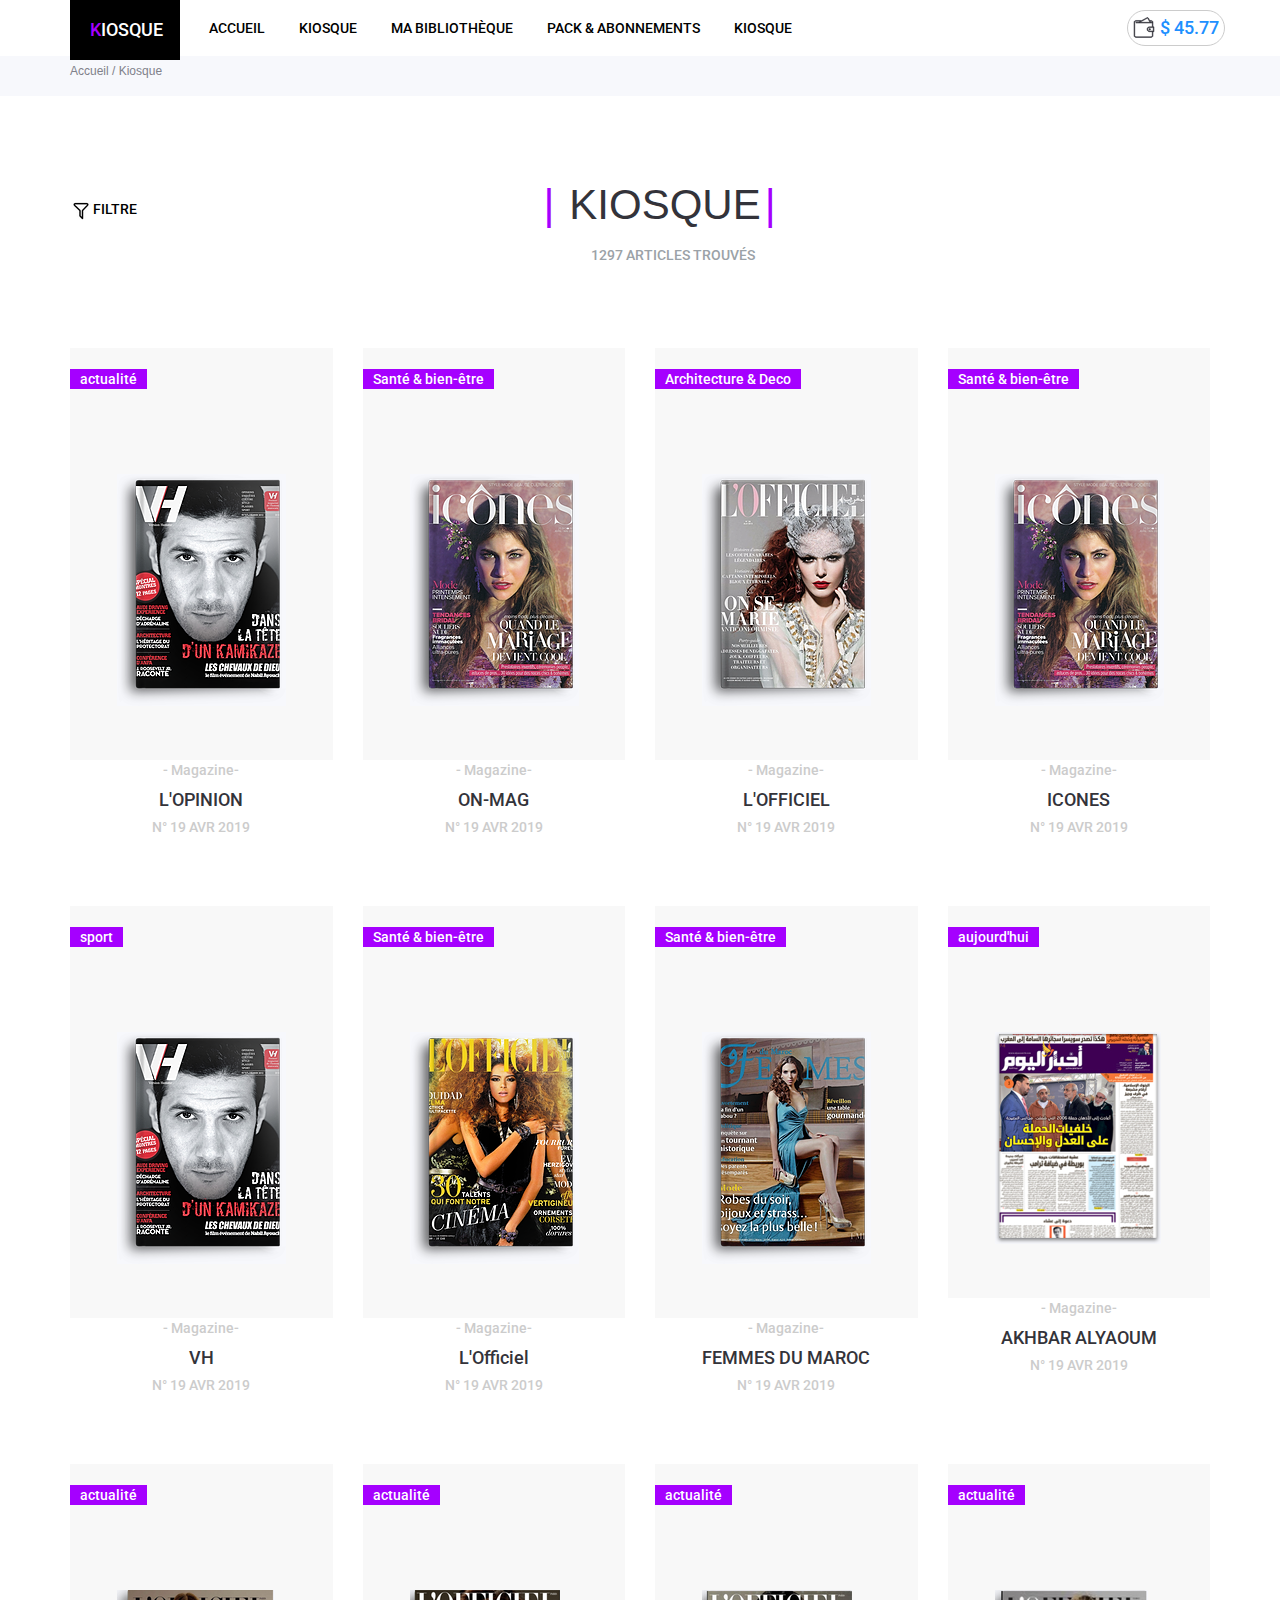
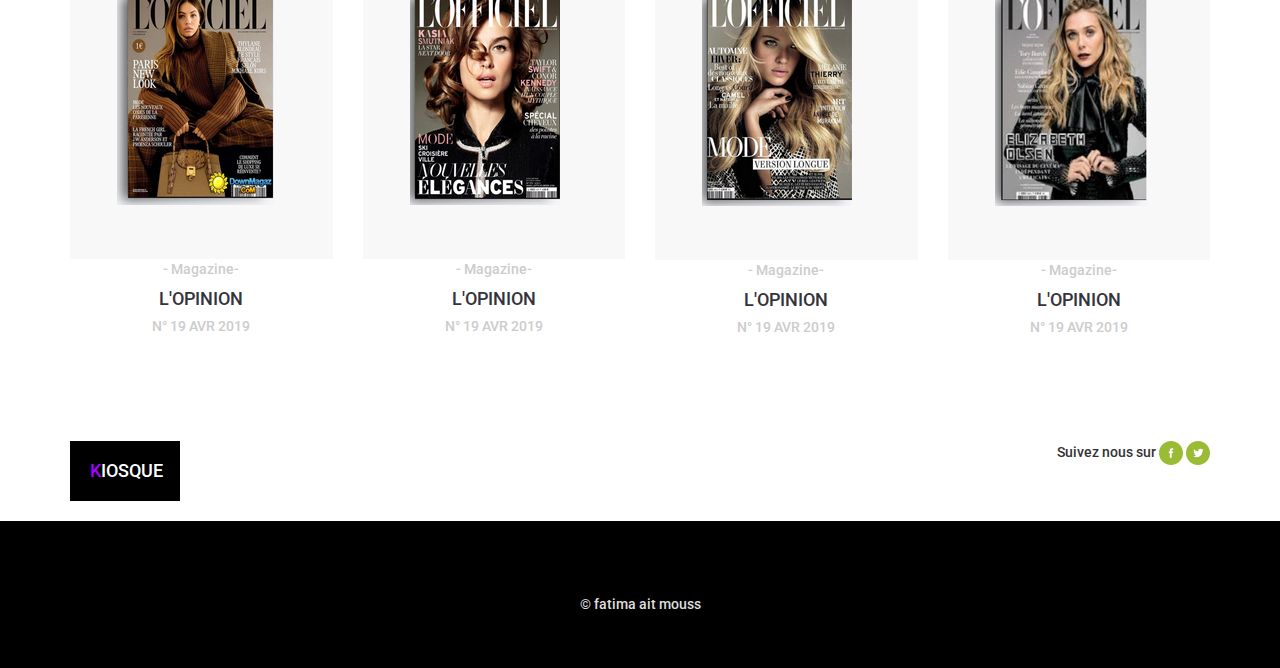
<file: liste-kiosque.html>
<!DOCTYPE html>
<html>
<head>
	<meta charset="UTF-8">
	<meta name="viewport" content="width=device-width, initial-scale=1.0">
    	<link rel="stylesheet" href="https://cdnjs.cloudflare.com/ajax/libs/font-awesome/4.7.0/css/font-awesome.min.css">
    	<link href="https://fonts.googleapis.com/icon?family=Material+Icons" rel="stylesheet">
    	<link rel="stylesheet" href="https://maxcdn.bootstrapcdn.com/bootstrap/3.4.1/css/bootstrap.min.css">
    	<link href="assets/css/style.css" rel="stylesheet">
    	<link href="assets/css/responsive.css" rel="stylesheet">
	<title>kiosque</title>
</head>
<body>
<div class="container">
		<a class="navbar-brand" href="#">
			<div class="logo">
				 	<h4><span>K</span>IOSQUE</h4>
			</div>
		</a>
		<button type="button" class="navbar-toggle" data-toggle="collapse" data-target=".navbar-collapse">
	            	<span class="sr-only">Toggle navigation</span>
	            	<i class="fa fa-bars fa-3x"></i>
	    </button>
	<div class="between-nav">
	<div class="flex-nav">
	    <ul class="navbar-nav mr-auto">
		      		<li class="nav-item active"><a class="text-dark" href="index.html">accueil</a></li>
			  		<li class="nav-item"><a class="text-dark" href="kiosque.html">
			 		 kiosque</a></li>
			  		<li class="nav-item"><a class="text-dark" href="bibliotheque.html">
			  		ma bibliothèque</a></li>
			  		<li class="nav-item"><a class="text-dark" href="pack.html">
			  		pack & abonnements</a></li>
			  		<li class="nav-item"><a class="text-dark" href="liste-kiosque.html">
			 		 kiosque</a></li>
		</ul>
	</div>
	<div>
	<ul class="nav navbar-nav navbar-right ul-right">
				  	<!--li class="nav-item active">
						  	<button type="#" onclick="searchs()" id="nav-btn">
						  	<img src="assets/img/shape.svg"/></button>	
				    </li-->
				    <li class="nav-item radius-price">
				      	<span class="span-add">$ 45.77 </span>
				    </li>
		         </ul>
	    	</div>
	</div>
</div>
	<!--div id="toggle-nav" class="text-center">
		<form class="#" action="#">
	    	<input type="text" placeholder="Search.." name="search" id="search-nav">
	    	<button type="submit" class="btn-toggle" value="recherche">
	    		Recherche
	    	</button>
	    </form>
	</div-->
<!--kiosque-->
<div class="kiosques">
	<div class="container">
		<p>Accueil / Kiosque </p>
	</div>
</div>
<div class="container list">
<div class="between-nav">
<span class="filtre"><img src="assets/img/filtre.png" />Filtre</span>
<div class="text-center">
<h1 class="title-kiosque">Kiosque</h1><span class="text-gris"> 1297 Articles trouvés</span>
</div>
<!--input type="date" id="date" name="datetime" value="Date récent"-->
<div></div>
</div>
<div class="row">
    		<div class="col-md-3 col-12">
	     		<div class="card">
	     			<div class="card-img-overlay"> </div>
	     			<div class="flex">
	     			    <p class="cat">actualité</p>
	                	<img src="assets/img/sport.png" class="card-img-top" alt="Accroche HTML">
	                	
	                </div>
	                <div class="card-body">
	                	<p>- Magazine-</p>
	                    <h4 class="card-title">L'OPINION</h4>
	                    <h5 class="card-subtitle">N° 19 AVR 2019</h5>
	                </div>
	       		</div>
			</div>
			<div class="col-md-3 col-12">
	     		<div class="card">
	     			<div class="card-img-overlay"> </div>
	     			<div class="flex">
	     			    <p class="cat">Santé & bien-être</p>
	                	<img src="assets/img/1.png" class="card-img-top" alt="Accroche HTML">
	                </div>
	                <div class="card-body">
	                    <p>- Magazine-</p>
	                    <h4 class="card-title">ON-MAG</h4>
	                    <h5 class="card-subtitle">N° 19 AVR 2019</h5>
	                    
	                </div>
	      		</div>
			</div>
			<div class="col-md-3 col-12">
			     <div class="card">
			     	<div class="card-img-overlay"> 
			     	</div>
			     	<div class="flex">
			     	      <p class="cat">Architecture & Deco</p>
			              <img src="assets/img/offic.png" class="card-img-top" alt="Accroche HTML">
			              
			        </div>
			        <div class="card-body">
			                    <p>- Magazine-</p>
			                	
			                    <h4 class="card-title">L'OFFICIEL</h4>
			                    <h5 class="card-subtitle">N° 19 AVR 2019</h5>
			                    
			       	</div>
			    </div>
			</div>
			<div class="col-md-3 col-12">
	    	 	<div class="card">
	         		<div class="card-img-overlay"> </div>
	         		<div class="flex">
	         		    <p class="cat">Santé & bien-être</p>
	                	<img src="assets/img/1.png" class="card-img-top" alt="Accroche HTML">
	                	
	                </div>
	                <div class="card-body">
	                    <p>- Magazine-</p>
	                	
	                    <h4 class="card-title">ICONES</h4>
	                    <h5 class="card-subtitle">N° 19 AVR 2019</h5>
	                    
	                </div>
	           	</div>
			</div>
			<div class="col-md-3 col-12">
			     <div class="card">
			     	<div class="card-img-overlay"></div> 
			     	<div class="flex">
			     		<p class="cat">sport</p>
			                <img src="assets/img/sport.png" class="card-img-top" alt="Accroche HTML">
			                
			        </div>
			        <div class="card-body">
			                    <p>- Magazine-</p>
			                	
			                    <h4 class="card-title">VH</h4>
			                    <h5 class="card-subtitle">N° 19 AVR 2019</h5>
			                    
			                </div>
			             
			      </div>
			</div>
			<div class="col-md-3 col-12">
			     <div class="card">
			         <div class="card-img-overlay"></div>
			         <div class="flex">
			         	<p class="cat">Santé & bien-être</p>
			                <img src="assets/img/offic2.png" class="card-img-top" alt="Accroche HTML">
			                
			        </div>
			                <div class="card-body">
			                
			                    <p>- Magazine-</p>
			                	
			                    <h4 class="card-title">L'Officiel</h4>
			                    <h5 class="card-subtitle">N° 19 AVR 2019</h5>
			                    
			                </div>
			               
			      </div>
			</div>
			<div class="col-md-3 col-12">
			     <div class="card">
			     	<div class="card-img-overlay"></div>
			     	<div class="flex">
			     	<p class="cat">Santé & bien-être</p>
			                <img src="assets/img/femmes.png" class="card-img-top" alt="Accroche HTML">
			                
			          </div>
			                <div class="card-body">
			                
			                    <p>- Magazine-</p>
			                	
			                    <h4 class="card-title">FEMMES DU MAROC</h4>
			                    <h5 class="card-subtitle">N° 19 AVR 2019</h5>
			                    
			                </div>
			               
			      </div>
			</div>
			<div class="col-md-3 col-12">
			     <div class="card">
			     	<div class="card-img-overlay"></div>
			     	<div class="flex">
			     	<p class="cat">aujourd'hui</p>
			                <img src="assets/img/2.png" class="card-img-top" alt="Accroche HTML">
			                
			        </div>
			                <div class="card-body">
			                    <p>- Magazine-</p>
			                	
			                    <h4 class="card-title">AKHBAR ALYAOUM</h4>
			                    <h5 class="card-subtitle">N° 19 AVR 2019</h5>
			                    
			                </div>
			      </div>
			</div>

</div>
<div class="row">
	<div class="col-md-3 col-12">
	     		<div class="card">
	     			<div class="card-img-overlay"> </div>
	     			<div class="flex">
	     			    <p class="cat">actualité</p>
	                	<img src="assets/img/archive1.png" class="card-img-top" alt="Accroche HTML">
	                	
	                </div>
	                <div class="card-body">
	                	<p>- Magazine-</p>
	                    <h4 class="card-title">L'OPINION</h4>
	                    <h5 class="card-subtitle">N° 19 AVR 2019</h5>
	                </div>
	       		</div>

	</div>
	<div class="col-md-3 col-12">
	     		<div class="card">
	     			<div class="card-img-overlay"> </div>
	     			<div class="flex">
	     			    <p class="cat">actualité</p>
	                	<img src="assets/img/archive2.png" class="card-img-top" alt="Accroche HTML">
	                	
	                </div>
	                <div class="card-body">
	                	<p>- Magazine-</p>
	                    <h4 class="card-title">L'OPINION</h4>
	                    <h5 class="card-subtitle">N° 19 AVR 2019</h5>
	                </div>
	       		</div>

	</div>
	<div class="col-md-3 col-12">
	     		<div class="card">
	     			<div class="card-img-overlay"> </div>
	     			<div class="flex">
	     			    <p class="cat">actualité</p>
	                	<img src="assets/img/archive3.png" class="card-img-top" alt="Accroche HTML">
	                	
	                </div>
	                <div class="card-body">
	                	<p>- Magazine-</p>
	                    <h4 class="card-title">L'OPINION</h4>
	                    <h5 class="card-subtitle">N° 19 AVR 2019</h5>
	                </div>
	       		</div>

	</div>
	<div class="col-md-3 col-12">
	     		<div class="card">
	     			<div class="card-img-overlay"> </div>
	     			<div class="flex">
	     			    <p class="cat">actualité</p>
	                	<img src="assets/img/archive4.png" class="card-img-top" alt="Accroche HTML">
	                	
	                </div>
	                <div class="card-body">
	                	<p>- Magazine-</p>
	                    <h4 class="card-title">L'OPINION</h4>
	                    <h5 class="card-subtitle">N° 19 AVR 2019</h5>
	                </div>
	       		</div>

	</div>
</div>

</div>
<div class="pre-footer">
	<div class="container">
		<div class="row justify-content-between">
			<div class="col-md-8 col-12">
			   <div class="logo">
				 	<h4><span>K</span>IOSQUE</h4>
					</div>
			</div>
			<div class="col-md-4 col-12 text-right">
			   <div class="socialm">
			   		Suivez nous sur
					<a href="#"><img src="assets/img/fb.svg"/></a>
					<a href="#"><img src="assets/img/Twitter.svg" /></a>
			   </div>
			</div>
		</div>
	</div>
</div>
<section class="footer">
        <div class="row justify-content-center">
			<p class="copyright text-center">© fatima ait mouss</p>
        </div>
</section>

<script src="https://code.jquery.com/jquery-3.6.0.js"></script>
<script src="https://maxcdn.bootstrapcdn.com/bootstrap/3.4.1/js/bootstrap.min.js"></script>
<script src="assets/js/costum.js"></script>
</body>
</html>
</file>
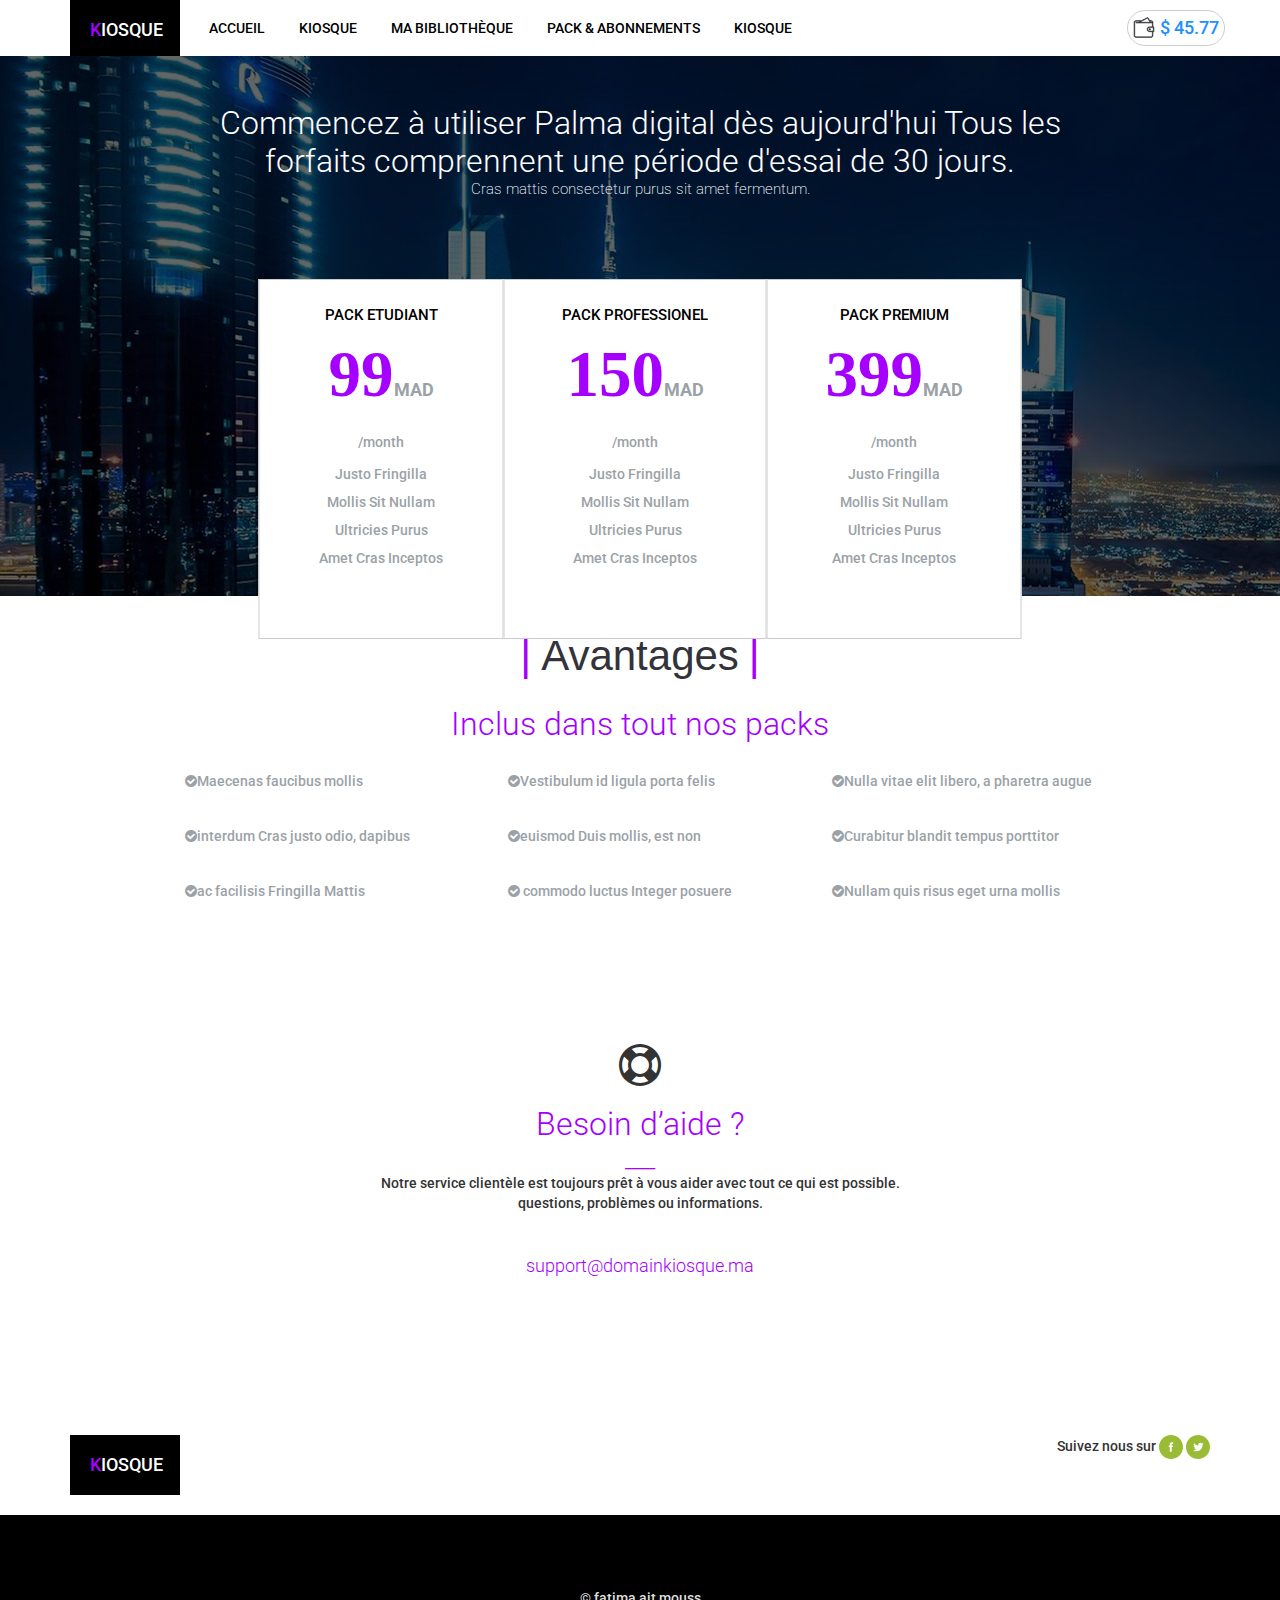
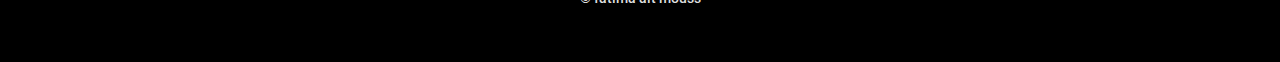
<file: pack.html>
<!DOCTYPE html>
<html>
<head>
	<meta charset="UTF-8">
	<meta name="viewport" content="width=device-width, initial-scale=1.0">
    	<link rel="stylesheet" href="https://cdnjs.cloudflare.com/ajax/libs/font-awesome/4.7.0/css/font-awesome.min.css">
    	<link href="https://fonts.googleapis.com/icon?family=Material+Icons" rel="stylesheet">
    	<link rel="stylesheet" href="https://maxcdn.bootstrapcdn.com/bootstrap/3.4.1/css/bootstrap.min.css">
    	<link href="assets/css/style.css" rel="stylesheet">
    	<link href="assets/css/responsive.css" rel="stylesheet">
	<title>kiosque</title>
</head>
<body>
<div class="container">
		<a class="navbar-brand" href="#">
			<div class="logo">
				 	<h4><span>K</span>IOSQUE</h4>
			</div>
		</a>
		<button type="button" class="navbar-toggle" data-toggle="collapse" data-target=".navbar-collapse">
	            	<span class="sr-only">Toggle navigation</span>
	            	<i class="fa fa-bars fa-3x"></i>
	    </button>
	<div class="between-nav">
	<div class="flex-nav">
	    <ul class="navbar-nav mr-auto">
		      		<li class="nav-item active"><a class="text-dark" href="index.html">accueil</a></li>
			  		<li class="nav-item"><a class="text-dark" href="kiosque.html">
			 		 kiosque</a></li>
			  		<li class="nav-item"><a class="text-dark" href="bibliotheque.html">
			  		ma bibliothèque</a></li>
			  		<li class="nav-item"><a class="text-dark" href="pack.html">
			  		pack & abonnements</a></li>
			  		<li class="nav-item"><a class="text-dark" href="liste-kiosque.html">
			 		 kiosque</a></li>
		</ul>
	</div>
	<div>
	<ul class="nav navbar-nav navbar-right ul-right">
				  	<!--li class="nav-item active">
						  <button type="#" onclick="searchs()" id="nav-btn">
						  	<img src="assets/img/shape.svg"/></button>	
				    </li-->
				    <li class="nav-item radius-price">
				      	<span class="span-add">$ 45.77 </span>
				    </li>
		         </ul>
	    	</div>
	</div>
</div>
	<!--div id="toggle-nav" class="text-center">
		<form class="#" action="#">
	    	<input type="text" placeholder="Search.." name="search" id="search-nav">
	    	<button type="submit" class="btn-toggle" value="recherche">
	    		Recherche
	    	</button>
	    </form>
	</div-->
<div class="jumbotron">
  <div class="overly-jumbotron">
  </div>
  <div class="caption-jumbotron">
  <span>Commencez à utiliser Palma digital dès aujourd'hui
	Tous les forfaits comprennent une période d'essai de 30 jours.</span>      
  <p>Cras mattis consectetur purus sit amet fermentum.</p>
</div>
</div>
<div class="pack-box">
	   <div class="div-pack"> 
	     <span class="type-pack">Pack Etudiant</span>
	     <span class="price-pack">
	     	<div class="flex-price">
	     	<h4>99</h4><span>MAD</span>
	     	</div>
	     	<h5>/month</h5>
	     </span> 
	     <p>
	     		Justo Fringilla
				Mollis Sit Nullam
				Ultricies Purus Amet
				Cras Inceptos
	     	</p>
	     	
	   </div> 
	    <div class="div-pack">
	    	<span class="type-pack">Pack professionel</span> 
	    	<span class="price-pack">
	    	<div class="flex-price">
	     	<h4>150</h4><span>MAD</span>
	     	</div>
	     	<h5>/month</h5>
	     	</span> 
	     	<p>
	     		Justo Fringilla
				Mollis Sit Nullam
				Ultricies Purus Amet
				Cras Inceptos
	     	</p>
	     
	    </div> 
	  	<div class="div-pack">
	  		<span class="type-pack">PACK PREMIUM</span>
	  		<span class="price-pack">
	  		<div class="flex-price">
	     	<h4>399</h4><span>MAD</span>
	        </div>
	     	<h5>/month</h5>
	     	 </span> 
	     	<p>
	     		Justo Fringilla
				Mollis Sit Nullam
				Ultricies Purus Amet
				Cras Inceptos
	     	</p>
	     
	  	</div>
</div>
<div class="container">
	<div class="text-center">
 		<span class="title-avantages">Avantages</span>
 		<p class="text-vert">Inclus dans tout nos packs</p>
	</div>
  <div class="items-avantages">
  <div class="row">
    <div class="col-12 col-md-4">
      <ul class="list-group">
        <li class="list-group-item"><i class="fa fa-check-circle"></i>Maecenas faucibus mollis</li>
        <li class="list-group-item"><i class="fa fa-check-circle"></i>interdum Cras justo odio, dapibus</li>
        <li class="list-group-item"><i class="fa fa-check-circle"></i>ac facilisis Fringilla Mattis</li>
      </ul>
    </div>
    <div class="col-12 col-md-4"> 
      <ul class="list-group">
        <li class="list-group-item"><i class="fa fa-check-circle"></i>Vestibulum id ligula porta felis </li>
        <li class="list-group-item"><i class="fa fa-check-circle"></i>euismod Duis mollis, est non </li>
        <li class="list-group-item"><i class="fa fa-check-circle"></i> commodo luctus Integer posuere</li>
      </ul>
    </div>
    <div class="col-12 col-md-4">
        <ul class="list-group">
        <li class="list-group-item"><i class="fa fa-check-circle"></i>Nulla vitae elit libero, a pharetra augue</li>
        <li class="list-group-item"><i class="fa fa-check-circle"></i>Curabitur blandit tempus porttitor
		</li>
        <li class="list-group-item"><i class="fa fa-check-circle"></i>Nullam quis risus eget urna mollis</li>
      </ul>
    </div>
  </div>
</div>
  <div class="text-center">
  	<div class="services">
  		<i class="fa fa-3x fa-life-ring"></i>
 		<p class="text-vert">
 			Besoin d’aide ?
 		</p>
 		<span class="bottom-line">_____</span>
 		<p class="service">Notre service clientèle est toujours prêt à vous aider avec tout ce qui est possible.
        questions, problèmes ou informations.</p>
        <h6 class="text-vert">
        	<span>support@domainkiosque.ma</span>
        </h6>
	</div>
</div>
</div>
<div class="pre-footer">
	<div class="container">
		<div class="row justify-content-between">
			<div class="col-md-8 col-12">
				 	<div class="logo">
				 	<h4><span>K</span>IOSQUE</h4>
					</div>
			</div>
			<div class="col-md-4 col-12 text-right">
			   <div class="socialm">
			   		Suivez nous sur
					<a href="#"><img src="assets/img/fb.svg"/></a>
					<a href="#"><img src="assets/img/Twitter.svg" /></a>
			   </div>
			</div>
		</div>
	</div>
</div>

<section class="footer">
        <div class="row justify-content-center">
			<p class="copyright text-center">© fatima ait mouss</p>
        </div>
</section>

<script src="https://code.jquery.com/jquery-3.6.0.js"></script>
<script src="https://maxcdn.bootstrapcdn.com/bootstrap/3.4.1/js/bootstrap.min.js"></script>
<script src="assets/js/costum.js"></script>
</body>
</html>
</file>
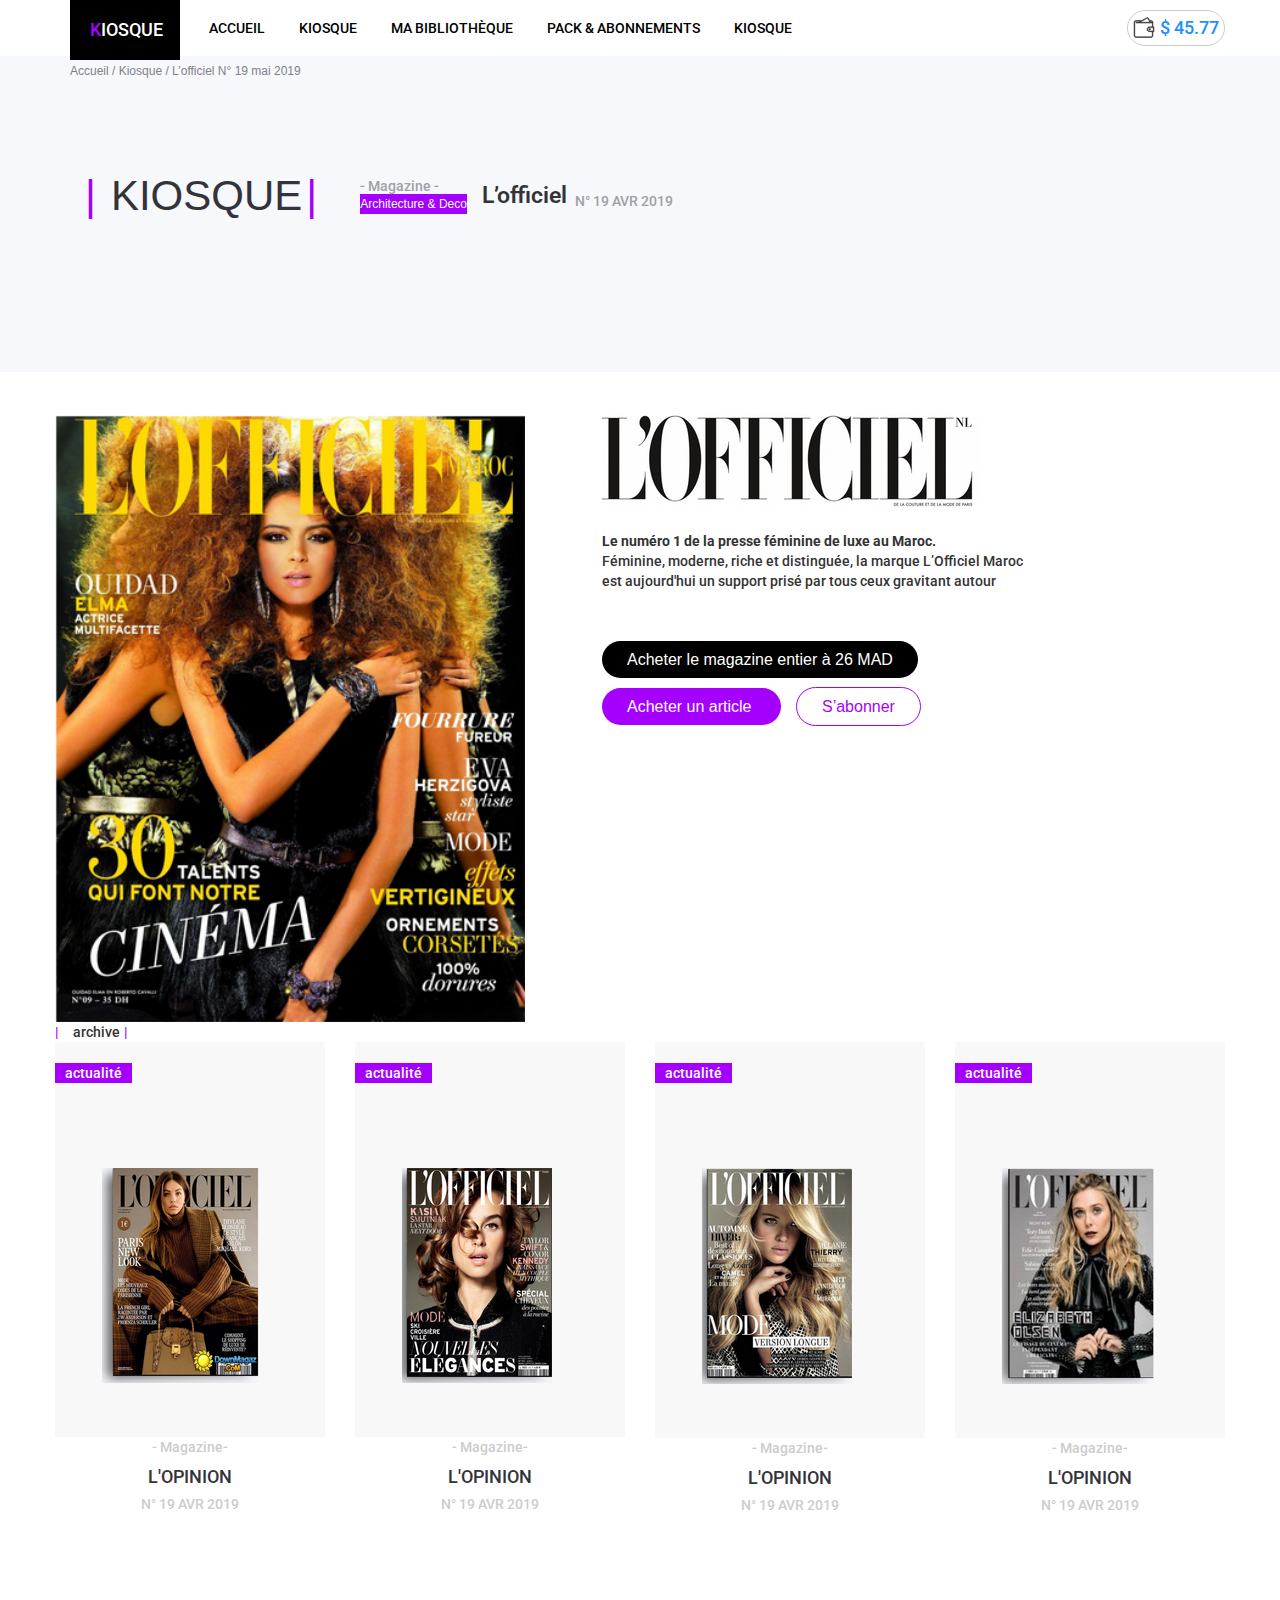
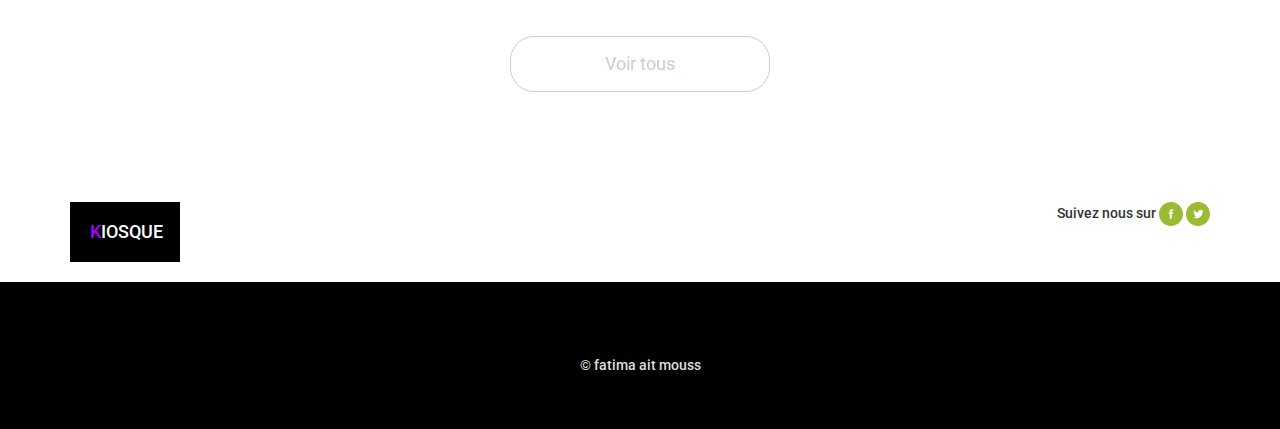
<file: single-product.html>
<!DOCTYPE html>
<html>
<head>
	<meta charset="UTF-8">
	<meta name="viewport" content="width=device-width, initial-scale=1.0">
    	<link rel="stylesheet" href="https://cdnjs.cloudflare.com/ajax/libs/font-awesome/4.7.0/css/font-awesome.min.css">
    	<link href="https://fonts.googleapis.com/icon?family=Material+Icons" rel="stylesheet">
    	<link rel="stylesheet" href="https://maxcdn.bootstrapcdn.com/bootstrap/3.4.1/css/bootstrap.min.css">
    	<link href="assets/css/style.css" rel="stylesheet">
    	<link href="assets/css/responsive.css" rel="stylesheet">
	<title>kiosque</title>
</head>
<body>
<div class="container">
		<a class="navbar-brand" href="#">
			<div class="logo">
				 	<h4><span>K</span>IOSQUE</h4>
			</div>
		</a>
		<button type="button" class="navbar-toggle" data-toggle="collapse" data-target=".navbar-collapse">
	            	<span class="sr-only">Toggle navigation</span>
	            	<i class="fa fa-bars fa-3x"></i>
	    </button>
	<div class="between-nav">
	<div class="flex-nav">
	    <ul class="navbar-nav mr-auto">
		      		<li class="nav-item active"><a class="text-dark" href="index.html">accueil</a></li>
			  		<li class="nav-item"><a class="text-dark" href="kiosque.html">
			 		 kiosque</a></li>
			  		<li class="nav-item"><a class="text-dark" href="bibliotheque.html">
			  		ma bibliothèque</a></li>
			  		<li class="nav-item"><a class="text-dark" href="#">
			  		pack & abonnements</a></li>
			  		<li class="nav-item"><a class="text-dark" href="liste-kiosque.html">
			 		 kiosque</a></li>
		</ul>
	</div>
	<div>
	<ul class="nav navbar-nav navbar-right ul-right">
				  	<!--li class="nav-item active">
						  	<button type="#" onclick="searchs()" id="nav-btn">
						  	<img src="assets/img/shape.svg"/></button>	
				    </li-->
				    <li class="nav-item radius-price">
				      	<span class="span-add">$ 45.77 </span>
				    </li>
		         </ul>
	    	</div>
	</div>
</div>
	<!--div id="toggle-nav" class="text-center">
		<form class="#" action="#">
	    	<input type="text" placeholder="Search.." name="search" id="search-nav">
	    	<button type="submit" class="btn-toggle" value="recherche">
	    		Recherche
	    	</button>
	    </form>
	</div-->
<!--kiosque-->
<div class="kiosques">
	<div class="container">
		<p>Accueil / Kiosque / L’officiel N° 19 mai 2019 </p>
		<div class="single-product">
		<div class="flex-title">
		<h1 class="title-kiosque">Kiosque</h1>
		<span class="text-gris"> - Magazine -
		<p class="title-cat">Architecture & Deco</p></span>
		<span class="magazine">L’officiel</span>
		<span class="text-gris">N° 19 AVR 2019
		</span>
		</div>
	 </div>
	</div>
</div>
<div class="container container-product">
<div class="row">
	<div class="col-lg-5 col-md-5">
		<img class="img-product" src="assets/img/img-article.png" />
	</div>
	<div class="col-lg-5 col-md-8">
		<div class="product">
		<span class="title-product"></span>
		<img class="" src="assets/img/logo-officiel.png">
		<div class="desc">
		<b>
		Le numéro 1 de la presse féminine de luxe au Maroc.
	    </b>
	    <p>
		Féminine, moderne, riche et distinguée, la marque L’Officiel Maroc est aujourd'hui un support prisé par tous ceux gravitant autour 
	    </p>
	    </div>
	    <div class="btn-article">
	    <a href="#" class="acheter">
	    	Acheter le magazine entier à 26 MAD 
	    </a>
	    <div class="div-btn">
	    <a href="#" class=" acheter-article">
	    	Acheter un article 
	    </a>
	    <a href="#" class="abonner">
	    	S’abonner
	    </a>
	    </div>
		</div>

	</div>
	</div>
</div>
<div class="row">
	<div class="col-12">
	<span class="archive">archive</span>
	</div>
	<div class="col-md-3 col-12">
	     		<div class="card">
	     			<div class="card-img-overlay"> </div>
	     			<div class="flex">
	     			    <p class="cat">actualité</p>
	                	<img src="assets/img/archive1.png" class="card-img-top" alt="Accroche HTML">
	                	<a href="#" class="voir">voir</a>
	                </div>
	                <div class="card-body">
	                	<p>- Magazine-</p>
	                    <h4 class="card-title">L'OPINION</h4>
	                    <h5 class="card-subtitle">N° 19 AVR 2019</h5>
	                </div>
	       		</div>

	</div>
	<div class="col-md-3 col-12">
	     		<div class="card">
	     			<div class="card-img-overlay"> </div>
	     			<div class="flex">
	     			    <p class="cat">actualité</p>
	                	<img src="assets/img/archive2.png" class="card-img-top" alt="Accroche HTML">
	                	<a href="#" class="voir">voir</a>
	                </div>
	                <div class="card-body">
	                	<p>- Magazine-</p>
	                    <h4 class="card-title">L'OPINION</h4>
	                    <h5 class="card-subtitle">N° 19 AVR 2019</h5>
	                </div>
	       		</div>

	</div>
	<div class="col-md-3 col-12">
	     		<div class="card">
	     			<div class="card-img-overlay"> </div>
	     			<div class="flex">
	     			    <p class="cat">actualité</p>
	                	<img src="assets/img/archive3.png" class="card-img-top" alt="Accroche HTML">
	                	<a href="#" class="voir">voir</a>
	                </div>
	                <div class="card-body">
	                	<p>- Magazine-</p>
	                    <h4 class="card-title">L'OPINION</h4>
	                    <h5 class="card-subtitle">N° 19 AVR 2019</h5>
	                </div>
	       		</div>

	</div>
	<div class="col-md-3 col-12">
	     		<div class="card">
	     			<div class="card-img-overlay"> </div>
	     			<div class="flex">
	     			    <p class="cat">actualité</p>
	                	<img src="assets/img/archive4.png" class="card-img-top" alt="Accroche HTML">
	                	<a href="#" class="voir">voir</a>
	                </div>
	                <div class="card-body">
	                	<p>- Magazine-</p>
	                    <h4 class="card-title">L'OPINION</h4>
	                    <h5 class="card-subtitle">N° 19 AVR 2019</h5>
	                </div>
	       		</div>

	</div>
	<div class="col-12 text-center">
		<a class="btn voir-tout" href="#">Voir tous</a>
	</div>
</div>
</div>
<div class="pre-footer">
	<div class="container">
		<div class="row justify-content-between">
			<div class="col-md-8 col-12">
				 	<div class="logo">
				 	<h4><span>K</span>IOSQUE</h4>
					</div>
			</div>
			<div class="col-md-4 col-12 text-right">
			   <div class="socialm">
			   		Suivez nous sur
					<a href="#"><img src="assets/img/fb.svg"/></a>
					<a href="#"><img src="assets/img/Twitter.svg" /></a>
			   </div>
			</div>
		</div>
	</div>
</div>
<section class="footer">
        <div class="row justify-content-center">
			<p class="copyright text-center">© fatima ait mouss</p>
        </div>
</section>

<script src="https://code.jquery.com/jquery-3.6.0.js"></script>
<script src="https://maxcdn.bootstrapcdn.com/bootstrap/3.4.1/js/bootstrap.min.js"></script>
<script src="assets/js/costum.js"></script>
</body>
</html>
</file>
<file: assets/css/style.css>
/*font theme*/
@import url('https://fonts.googleapis.com/css2?family=Roboto:wght@300&display=swap');
@import url('https://fonts.googleapis.com/css2?family=Roboto:wght@500&display=swap');
@import url('https://fonts.googleapis.com/css2?family=Rubik:wght@300;400&display=swap');
* {
	  margin: 0;
    padding: 0;
    box-sizing: border-box;
}
html{
  scroll-behavior: smooth;
}
body{
	/*font-family: 'Rubik', sans-serif;*/
  font-family: Roboto;
  font-weight: 500
}

img {
/* La transition s'applique à la fois sur la largeur et la hauteur, avec une durée d'une seconde. */
-webkit-transition: all 1s ease; /* Safari et Chrome */
-moz-transition: all 1s ease; /* Firefox */
-ms-transition: all 1s ease; /* Internet Explorer 9 */
-o-transition: all 1s ease; /* Opera */
transition: all 1s ease;
}
.card:hover img {
-webkit-transform:scale(1.5); /* Safari et Chrome */
-moz-transform:scale(1.5); /* Firefox */
-ms-transform:scale(1.5); /* Internet Explorer 9 */
-o-transform:scale(1.5); /* Opera */
transform:scale(1.5);
}
.flex-nav{
  display: flex;
  align-items: center
}
.between-nav{
  display: flex;
  align-items: center;
  justify-content: space-between;
  text-transform: uppercase;
  padding: 10px 0
}
.between-product{
  display: flex;
  align-items: center;
  justify-content: space-between;
  height:130px;
}
.between-article{
  display: flex;
  align-items: center;
  justify-content: space-between;
  padding: 28px 0 75px 0;
}
small {
display: block;
line-height: 1.428571429;
color: #999;
}
.img-profile{
  border-radius: 50%
}
.div-profil{
  padding: 31px 62px;
}
.profil{
  padding: 12px;
  border-bottom: .7px solid #ccc;
}
.profils .text-gris{
  color: #999999;
  font-family: "Open Sans";
  font-size: 12px;
  font-weight: 600;
  letter-spacing: 0;
  line-height: 17px;
  text-transform: uppercase;
}
.profils p{
  font-family: "Open Sans";
  font-size: 14px;
  font-weight: 600;
  letter-spacing: 0;
  line-height: 19px;
}
.nmbr{
  color: #333333;
  font-family: Roboto;
  font-size: 24px;
  letter-spacing: 0;
  line-height: 28px;
  text-align: center;
}
.profils{
  border: .7px solid #ccc;
  height:320px;
  width: 551px
}
.section-profil{
  padding: 41px 0;
}
.ventes-table {
  color: black
}
.ventes-table th{
  text-transform: uppercase;
}
.ventes-tables td{
  color: #8A96A0;
  font-family: Roboto;
  font-size: 13.5px;
  letter-spacing: 0.09px;
  line-height: 16px;
}
.text-blue{
  color: #1974FE;
  font-family: Roboto;
  font-size: 12px;
  letter-spacing: 0;
  line-height: 14px;
  text-align: center;
  padding: 11px 0 9px
}
.pagination{
  color: #B4BAC6;
  font-family: ".SF NS Display";
  font-size: 15.2px;
  letter-spacing: 0;
  line-height: 18px;
  text-align: right;
}
.pagination-div{
  padding: 139px 0px 73px 0;
}
.text-orange{
  color: #EC6D29;
  font-family: Roboto;
  font-size: 12px;
  letter-spacing: 0;
  line-height: 14px;
  text-align: center;
  padding: 11px 0 9px
}
.img-article{
  width:113px;
  height:156px;
}
.article{
  padding: 0 37px;
}
.article .title-cat{
  width:170px;
}
.flex-nav ul li{
  text-decoration: none;
  list-style: none;
  font-size:14px;
  color: black
}
.flex-nav ul li a{
  list-style: none;
  color: black;
  margin-left:24px;
}

.ul-right{
  display: flex;
  align-items: center;
}

.radius{
  border-radius: 20px ;
  max-width: 200px;
  border:1px solid #ccc
}
.radius-price{
  border:.4px solid #ccc;
  border-radius:50px;
  padding: 4px 5px
}
.add{
  background-color: #a500ff;
  padding:4px;
  width:40px;
  height:40px;
  z-index: 3;
  text-align:center;
  border-radius:50%;
  color: white
}

#toggle-nav{
  background-color: #a500ff;
  padding: 20px;
  display: none;
}
#search-nav{
  width:60%;
  padding:7px;
  border:none;
  font-size: 14px;
  border-radius: 10px
}
.navbar-nav > li > a{
  padding: 5px
}
.add::after{
  content:"+";
  font-size: 22px;
  vertical-align: middle;
}
.navbar-toggle{
  display: none;
}
#nav-btn{
  border:none;
  padding-right: 10px
}
.btn-toggle{
  border:1px solid white;
  border-radius:10px;
  padding:7px;
  background-color: transparent;
  font-size: 14px;
  color: white
}
.btn-toggle:hover{
  background-color: rgba(255,255,255,.9);
  color: #a500ff
}

.span-add{
  border: none;
  text-align: center;
  padding-left:27px;
  font-size: 18px;
  color:#1E90FF;
  background: url(../img/wallet.svg) no-repeat left center;
}
.nav-price:hover{
  background: white;
  border: none;
}
.nav-price{
  border: none;
  padding: 0 10px;
  border-radius:15px;
}
.nav-profil{
  background: white
}
nav>li>a.nav-price:hover{
  border-radius:14px;
}

.span-add{
  border: none;
}
.nav button{
  background-color: white
}
/*
.navbar-nav > li{
  margin-left:30px;
  margin-right:30px;
}*/
.carousel-inner{
  height: 945px;
}
.carousel-inner > .item > img,
  .carousel-inner > .item > a > img {
      width: 100%;
      max-height:auto
  }
.carousel-control.left,
.carousel-control.right{
    background: black;
    color: white;
    height: 80px;
    width: 50px;
    padding: 20px 0;
    top:40%;
    text-align: center;
}
.logo span{
 color: #a500ff
}
.logo{
  background: black;
  color: white;
  width:110px;
  padding: 10px 20px;
  text-align: center;
  vertical-align: middle;
}
.navbar-brand{
  margin: none;
  padding: 0 !important
}

.circle-bottom{
  position: relative;
  top:70px;
  border: 1px solid #FFFFFF;
  height: 61px;
  width: 61px;
  vertical-align: middle;
  border-radius: 50%;
  color: white;
  padding: 20px;
  z-index: 999
}
.circle-bottom:hover{
  color: white;
  background-color: rgba(255,255,255,.5)
}

.carousel-control{
  width: 5%;
}
.slider {
  height: auto;
  width: 100%;
  background-color: black;
  position: relative;
}
.overly-slid,.overly-jumbotron{
  position: absolute;
  width: 100%; /* Full width (cover the whole page) */
  height: 100%; /* Full height (cover the whole page) */
  top: 0;
  left: 0;
  right: 0;
  bottom: 0;/* Specify a stack order in case you're using a different order for other elements */
  cursor: pointer;
  background-color: rgba(0,0,0,.6);
}
.caption-jumbotron{
  z-index: 99;
}
.nouveaute {
  height: 22px;
  width: 75px;
  color: rgba(255,255,255,0.87);
  font-family: Helvetica;
  font-size: 15.36px;
  letter-spacing: 0;
  line-height: 21.5px;
}
.nouveaute::before{
  content: "|";
  font-weight: 700;
  font-size: 40px;
  margin-right:10px;
  color: #a500ff;
}
.nouveaute::after{
  content: "|";
  font-weight: 700;
  font-size: 40px;
  margin-left: 10px;
  color: #a500ff;
}
.carousel-caption{
  position: absolute;
  text-align:left;
  top:220px;
  margin : 0 auto;
  top: 50%;
  transform: translateY(-50%);
  z-index:4;
}
.decouvrer-le-meilleu {
  width: 95%;
  color: rgba(255,255,255,0.87);
  font-family: Helvetica;
  font-size: 50.02px;
  letter-spacing: 0;
  line-height: 50.66px;
}
.explore{
  position: absolute;
  text-align: center;
  color: white;
  top:621px;
  margin : 0 auto;
  left: 50%;
  transform: translateX(-50%);
  z-index: 5
}
.explore h3{
  padding-bottom: 26px;
}
.explorer-maintenant {
  height: 64px;
  width: 620px;
  color: black;
  font-family: Roboto;
  letter-spacing: -0.29px;
  line-height: 35px;
  text-align: center;
  border: none;
  padding: 21px 42px;
  margin:none;
  float: left;
  border-radius: 30px 0px 0px 30px 
}

.explorer-maintenant::placeholder{
  color: #A2A2A2;
  font-family: Roboto;
  font-size: 18px;
  letter-spacing: -0.17px;
  line-height: 21px;
}
.search i{
  height: 18px;
  width: 18px;
  margin: none;
  vertical-align: middle;
}
.search{
  height: 64px;
  width:95px;
  line-height: 35px;
  text-align: center;
  background-color:#a500ff;
  color: white ;
  border: 0;
  border-left: none; 
  border-radius: 0 30px 30px 0 
}
.search:hover{
  background-color:white; 
  color: #a500ff;
  border:1px solid #a500ff;
}

.masonry{
  width:2500px;
}
#genres{
  border:none;
  float: right
}
#category{
  border:none;
  float: right;
}
@keyframes glissement {
  /*from {
    left: 100%;
    width: 200%;
  }

  to {
    left: 0%;
    width: 100%;
  }*/
}
/*<!-- ------------------ grid masonry ---------------- -->*/
/* You can alter this CSS in order to give Smooth Div Scroll your own look'n'feel */

/* Invisible left hotspot */
#makeMeScrollable
{     width: 100%;
      position: relative;
}
#makeMeScrollable div.scrollableArea .items
{
      position: relative;
      float: left;
      margin: 10px;
      padding: 0;
      -webkit-user-select: none;
      -moz-user-select: none;
      -o-user-select: none;
      user-select: none;
}
.masonry .items{ 
  display: grid;
  grid-template-columns: auto auto auto
}

.masonry { /* Masonry container */
    
    overflow: hidden;
}
div.scrollingHotSpotLeft
{
  /* The hotspots have a minimum width of 100 pixels and if there is room the will grow
    and occupy 15% of the scrollable area (30% combined). Adjust it to your own taste. */
  min-width: 75px;
  width: 10%;
  height: 100%;
  /* There is a big background image and it's used to solve some problems I experienced
    in Internet Explorer 6. */
  background-image: url(../images/big_transparent.gif);
  background-repeat: repeat;
  background-position: center center;
  position: absolute;
  z-index: 200;
  left: 0;
  /*  The first url is for Firefox and other browsers, the second is for Internet Explorer */
  cursor: url(../images/cursors/cursor_arrow_left.png), url(../images/cursors/cursor_arrow_left.cur),w-resize;
}

/* Visible left hotspot */
div.scrollingHotSpotLeftVisible
{
  background-image: url(../images/arrow_left.gif);        
  background-color: #fff;
  background-repeat: no-repeat;
  opacity: 0.35; /* Standard CSS3 opacity setting */
  -moz-opacity: 0.35; /* Opacity for really old versions of Mozilla Firefox (0.9 or older) */
  filter: alpha(opacity = 35); /* Opacity for Internet Explorer. */
  zoom: 1; /* Trigger "hasLayout" in Internet Explorer 6 or older versions */
}

/* Invisible right hotspot */
div.scrollingHotSpotRight
{
  min-width: 75px;
  width: 10%;
  height: 100%;
  background-image: url(../images/big_transparent.gif);
  background-repeat: repeat;
  background-position: center center;
  position: absolute;
  z-index: 200;
  right: 0;
  cursor: url(../images/cursors/cursor_arrow_right.png), url(../images/cursors/cursor_arrow_right.cur),e-resize;
}

/* Visible right hotspot */
div.scrollingHotSpotRightVisible
{
  background-image: url(../images/arrow_right.gif);
  background-color: #fff;
  background-repeat: no-repeat;
  opacity: 0.35;
  filter: alpha(opacity = 35);
  -moz-opacity: 0.35;
  zoom: 1;
}

/* The scroll wrapper is always the same width and height as the containing element (div).
   Overflow is hidden because you don't want to show all of the scrollable area.
*/
div.scrollWrapper
{
  position: relative;
  overflow: hidden;
  width: 100%;
  height: 100%;
}

div.scrollableArea
{
  position: relative;
  width: auto;
  height: 100%;
}
.item img{width:100%; height: auto;}
.items{
  position: relative;
  text-align: center;
  box-shadow: 8px 8px 10px 0  #ccc;
  vertical-align: center;
}
.items img{
  width:600px;
  height: auto;
  outline: 1px solid rgba(255,255,255,.7);
  outline-offset: -15px;
}
.item-link{
  color: black;
  position: absolute;
  text-decoration:none;
  top:40%;
  left:50%;
  transform: translateX(-50%);
  background-color: rgba(255,255,255,.8);
  text-transform: uppercase;
  border-radius: 9px;
  padding: 17px 24px 17px 25px;
  z-index: 999
}
.items img{
  opacity: .7
}
.items:hover img{
  opacity: 1
}
.item-link:hover {
background: black;
color: rgba(255,255,255,.8);
text-decoration:none;
}
.population{
  padding: 20px 0px
}
.title-populaires{
  color: #33333A;
  font-family: Helvetica;
  font-size: 42px;
  letter-spacing: 0;
  line-height: 60px;
  text-align: center;
  padding: 48px 0 58px 0;
}
.title-avantages{
  margin-top:100px;
  color: #33333A;
  font-family: Helvetica;
  font-size: 42px;
  letter-spacing: 0;
  line-height: 60px;
  padding-bottom:19px;
  text-align: center;
}
.list-group-item{
  color: #9BA2A7;
  font-family: Roboto;
  font-size: 14px;
  letter-spacing: 0;
  line-height: 36px;
  border: none;
}
.title-avantages::before,.title-populaires::before{
  content: "|";
  margin: 0 10px;
  width:3px;
  height:37px;
  color: #a500ff;
}
.title-avantages::after,.title-populaires::after{
  content: "|";
  margin:0 10px;
  width:3px;
  height:37px;
  color: #a500ff;
}
.population .card{
  margin-bottom: 58px;
  text-align: center;
}
.cat{
  color: white;
  background-color: #a500ff;
  margin-top:21px;
  margin-left:0;
  padding: 0 10px
}
.flex{
  display: flex;
  flex-wrap: wrap;
  background-color:rgba(220,220,220,.2);
}
.flex img{
  text-align: center;
}
.voir{
  position: absolute;
  top:50%;
  transform: translateX(-50%);
  display: none;
  background-color: white;
  color: black;
  text-align: center;
  left:50%;
  text-decoration: none;
  text-transform: uppercase;
  font-size:18px;
  margin: 0 auto;
  border-radius: 30px;
  width:70%;
  padding: 10px;
  z-index:4;

}
.voir:hover{
  background-color: black;
  color: white;
  text-decoration:none;
}

.population .card:hover{
  background-color: rgba(255,255,255,.9);
  z-index: 3
}
.card:hover a{
display: block;
}

.card:hover .voir{
  background-color: black;
  color: white
}
.tab-content{
  padding-top: 37px;
}
.card-img-top{
  padding: 75px 47px 54px 47px;
}
.kiosque .card-img-top{
  padding: 10px;
}
.card-body{
 text-align: center;
 background-color: white
}
.card-body p, .card-body h5{
  color:#ccc
}
.card-body h4{
  color:#33333A;
}
.card-img-overlay{
  position: absolute;
  width: 100%; /* Full width (cover the whole page) */
  height: 100%; /* Full height (cover the whole page) */
  top: 0;
  left: 0;
  right: 0;
  bottom: 0;/* Black background with opacity */
  z-index: 9; /* Specify a stack order in case you're using a different order for other elements */
  cursor: pointer;
}
.card-img-overlay:hover{
  /*background-color:rgba(0,0,0,.1);*/
}
.nav-tabs .active { 
  border-bottom: 2px solid #a500ff;
  border-top:none;
}
.nav-tabs>li.active>a, .nav-tabs>li.active>a:focus, .nav-tabs>li.active>a:hover{
  border:0;
  color: #a500ff;
  font-family: Helvetica;
  font-size: 16px;
  letter-spacing: 0;
  line-height: 19px;
}
.nav-tabs li a{
  border:none;
  color: #80818A;
  font-family: Helvetica;
  font-size: 16px;
  letter-spacing: 0;
  line-height: 19px;
  margin:0 39px
}

/**produits*/
.produits{
  background-color: #a500ff;
  padding: 51px 0 51px 0;
}
.btn-prod{
  border-radius: 24px;
  border:1px solid white;
  text-align: center;
  color: white;
  height: 48px;
  width: 257px;
  font-size: 20px;
  box-sizing: border-box;
}
.btn-prod:hover{
  background-color: white;
  color: #a500ff;
}
.partenaires{
  padding-bottom:98px
}
.partenaires img{
  padding: 23px 
}

.partenaires h3{
  color: #33333A;
  font-family: Roboto;
  font-size: 42px;
  letter-spacing: 0;
  line-height: 60px;
  text-align: center;
  padding-top: 71px;
  padding-bottom: 37px
}
.container-three{
  padding: 66px 350px 72px;
  text-align: center;
}
/*inscrire*/
.inscrire{
  background: black;
  text-align: center;
}
.inscrire h3{
  color: #FFFFFF;
  font-family: Helvetica;
  font-size: 29px;
  letter-spacing: 0;
  line-height: 18px;
  padding-bottom: 18px;
}
.inscrire p{
  margin:10px;
  color: #8A8A8A;
  font-family: Helvetica;
  font-size: 18px;
  letter-spacing: 0;
  padding-bottom: 35px
}
.email{
  height: 20px;
  width: 121px;
  color: #8A8A8A;
  font-family: Helvetica;
  font-size: 16px;
  letter-spacing: 0;
  line-height: 20px;
  margin-right:18px;
}
.example{
  background-color: none;
  border: none;
}
input #tentacles::after {
  content: '+';
  margin-left: -50px;
  height: 20px;
  width: 50px;
  border-style: none;
  padding-left: 10px;
  background-color: black;
  z-index:10;
  color: white
}
.inscrire input[type=text],.inscrire input[type=submit] {
  padding: 12px;
  margin: 8px 0;
  border: 1px solid #ccc;
  box-sizing: border-box;
  border-radius: 30px;
}
.inscrire input[type=text]{
  height: 56px;
  width: 526px;
  border-radius: 27px;
  margin-right: 18px;
  background-color: #FFFFFF;
}
.inscrire input[type=submit] {
  height: 56px;
  width: 142px;
  border-radius: 27px;
  background-color: #a500ff;
  color: white
}

.inscrire input[type=submit]:hover {
  background: white;
  color: #a500ff
}
/*kiosque*/
.compte.archive,.title-kiosque{
  color: #33333A;
  font-family: Helvetica;
  font-size: 42px;
  letter-spacing: 0;
  line-height: 60px;
  margin-right: 39px
}
.compte::before,.archive::before,.title-kiosque::before{
  content: "|";
  padding:17px 15px 6px ;
  width:15px;
  height:50px;
  color: #a500ff;
}
.title-kiosque{
  text-transform: uppercase;
}
.compte::after,.archive::after,.title-kiosque::after{
  content: "|";
  padding:19px 4px 11px;
  width:15px;
  height:50px;
  color: #a500ff;
}

.text-gris{
  color: #9BA2A7;
  font-family: Roboto;
  margin-top: 20px;
  font-size: 14px;
  letter-spacing: 0;
  line-height: 16px;
}
.flex-title{
  display: flex;
  align-items: center;
  padding:28px 0 74px 0;
}
.flex-product{
  display: flex;
  align-items: center;
}
.img-prds{
  margin-top:60px;
  height: 141px;
  width: 98px;
}
#date{
  background-color: none;
  border: none;
}
a.afficher{ 
  margin-top: 84px;
  margin-bottom: 301px;
  border: 1px solid #C7CFD5;
  font-size:14px;
  box-sizing: border-box;
  height: 48px;
  width: 257px;
  border-radius: 24px;
  color: #C7CFD5;
  text-decoration: none;
  vertical-align: middle;
  padding: 10px 0
}
a.afficher:hover{
  background-color: #C7CFD5;
  color: #9BA2A7;
  font-weight: 700
}
 /* Panel style */
 .a-btn{
  background-color:white ;
  color: #a500ff;
  cursor: pointer;
  padding: 18px;
  width: 100%;
  text-align: left;
  border: none;
  outline: none;
  transition: 0.4s;
  margin:none;
  border-bottom: 1px solid #ccc
}
.accordion p{
  margin: 0;
}
    .accordion .a-container .a-panel {
        width: 100%;
        color: #262626;
        -webkit-transition: all 0.2s ease-in-out;
        transition: all 0.2s ease-in-out;
        opacity: 0;
        height: auto;
        max-height: 0;
        overflow: hidden;
        padding: 0px 10px;
    }
    
    /* Panel style when active */
    .accordion .a-container.active .a-panel {
        padding: 15px 10px 10px 10px;
        opacity: 1;
        height: auto;
        max-height: 500px;
    }
.Réinitia{
  color: #9BA2A7;
  font-family: Roboto;
  font-size: 13px;
  letter-spacing: 0;
  line-height: 24px;
  background: none;
  border:none;
}
.filtre{
  color: #000000;
  font-family: Roboto;
  font-size: 14px;
  letter-spacing: 0;
  line-height: 16px;
}
/* Add a background color to the button if it is clicked on (add the .active class with JS), and when you move the mouse over it (hover) */
.a-btn.active,.a-btn:hover {
  background-color: #a500ff;
  color: white
}

/* Style the accordion panel. Note: hidden by default */
.panel {
  padding: 0 18px;
  background-color: white;
  display: none;
  overflow: hidden;
  color: #9BA2A7;
  font-family: Roboto;
  font-size: 13px;
  letter-spacing: 0;
  line-height: 24px;
}
.active, .accordion:hover {
  background-color: white;
  color: #a500ff
}


.a-btn:after {
  content: '\002B';
  color: #a500ff;
  font-weight: bold;
  float: right;
  margin-left: 5px;
}


.a-container.active .a-btn{
  background-color:#a500ff;
  color: white
}
.a-container.active .a-btn:after {
  content: '\2212';
  color: white
}
.menu-filtre{
  padding:3px 0;
}
.menu-filtre li {
  text-decoration: none;
  list-style-type: none;
  width:100%;
  padding: 5px;
}
.menu-filtre li:hover{
  width: 100%
}
.menu-filtre li a:active{
  color:black;
  font-weight: 700;
}
.menu-filtre li a{
  list-style-type: none;
  text-decoration: none;
  color: #9BA2A7;
  font-family: Roboto;
  font-size: 13px;
  letter-spacing: 0;
  line-height: 24px;
}
.menu-filtre li a:active{
  color:black;
}
.menu-filtre li a:active,.menu-filtre li a:hover{
  font-weight: 700px 
}
/*single poste*/
.kiosques{
  vertical-align: middle;
  padding: 8px 0;
  color: #80818A;
  font-family: Helvetica;
  font-size: 12px;
  letter-spacing: 0;
  line-height: 14px;
  background-color: #F7F8FC;
}
.title-cat{
  color: #FFFFFF;
  font-family: Helvetica;
  font-size: 12px;
  letter-spacing: 0;
  line-height: 20px;
  background: #a500ff
}

.single-product{
  padding: 30px 0 54px 0;
}
.title-product{
  text-transform: uppercase;
}
.desc{
  padding: 24px 0
}
.img-product{
  width:100%;
  height:auto;
}
.container-product{
  padding: 43px 0 37px
}
.btn-article{
  font-family: Helvetica;
  font-size: 16px;
  letter-spacing: 0;
  margin: 24px 0
}
.acheter{
  color: #FFFFFF;
  text-align: center;
  padding: 10px 25px;
  margin-bottom: 24px;
  background: black;
  border-radius: 30px
}
.acheter-mag{
  text-align: center;
  padding: 10px 10px;
  margin-bottom: 24px;
  background: black;
  color: #FFFFFF;
  font-family: Helvetica;
  font-size: 16px;
  letter-spacing: 0;
  line-height: 19px;
  text-align: center;
  border-radius: 30px
}
.magazine-shop{
  float: right;
  text-align: center;
  line-height: 55px;
  padding-top:40px;
  margin: 10px
}
.price-mag{
  color: #1974FE;
  font-family: Roboto;
  font-size: 12px;
  letter-spacing: 0.64px;
  line-height: 40px;
  border-radius: 30px;
  border:.4px solid #ccc;
  padding:0 21px
}
.price-mag i{
  font-size: 20px;
  color: #a500ff;
  font-weight: 400;
  text-align: center;
  vertical-align: middle;
}
.abonner-mag{
  color: #a500ff;
  font-family: Helvetica;
  font-size: 16px;
  letter-spacing: 0;
  line-height: 19px;
  text-align: center;
  border:1px solid #a500ff;
  padding: 10px 100px;
  width:240px;
  border-radius: 30px
}

.title-detail-product{
  color: #33333A;
  font-family: Roboto;
  font-size: 23px;
  font-weight: 500;
  letter-spacing: 0;
  line-height: 25px;
}
.detail-product{
  padding:70px 0 44px 0;
}

.acheter-article{
  background: #a500ff;
  text-align: center;
  color: #ffffff;
  margin-right: 15px;
  line-height: 19px;
  padding: 10px 25px;
  border-radius: 30px
}
.article-table .nav-tabs .active { 
  border-bottom: 2px solid black;
  border-top:none;
}
.article-table .nav-tabs>li.active>a, .nav-tabs>li.active>a:focus, .nav-tabs>li.active>a:hover{
  border:0;
  color: white;
  background: black;
  font-family: Helvetica;
  font-size: 16px;
  letter-spacing: 0;
  line-height: 19px;
}
.article-table .nav-tabs li a{
  border:none;
  color: black;
  font-family: Helvetica;
  font-size: 16px;
  letter-spacing: 0;
  line-height: 19px;
  margin: 0;
}

.title-article{
   color: #33333A;
  font-family: Roboto;
  font-size: 40px;
  font-weight: 500;
  letter-spacing: 0;
  line-height: 25px;
}
.detail-article{
  padding-top: 63px;
}
.cover-article{
  width:100%;
  height: auto;
  padding: 63px 60px
}
.role{
   color: #9BA2A7;
  font-family: Roboto;
  font-size: 27px;
  font-weight: 500;
  letter-spacing: 0;
  line-height: 25px;
}
.abonner{
  color: #a500ff;
  line-height: 19px;
  text-align: center;
  border:1px solid #a500ff;
  padding: 10px 25px;
  border-radius: 30px
}
.div-btn{
  margin-top: 24px;
}
.voir-tout{
  color: #C7CFD5;
  font-family: Roboto;
  font-size: 18px;
  letter-spacing: 0;
  text-align: center;
  border: 1px solid #C7CFD5;
  border-radius: 24px;
  color: #C7CFD5;
  text-decoration: none;
  padding: 14px 94px;
  margin-top: 52px;
  margin-bottom: 38px
}
.product{
  padding-left:47px;
}
.kiosques{
  display: flex;
  align-items: center;
}
.magazine{
  color: #33333A;
  font-family: Roboto;
  font-size: 23px;
  font-weight: 600;
  letter-spacing: 0;
  line-height: 25px;
  margin:10px 8px 0 15px;
}
.archive{
  margin-bottom:32px
}
.card{
  margin-bottom: 71px
}
/**/
.list .between-nav{
  padding: 59px 0 83px 0;
}
/*bibliotheque*/
span.span-magazine{
  color:#ccc;
  font-size:12px; 
}
.between-card{
  display: flex;
  align-items: center;
  justify-content: space-between;
  padding:0;
}
/*pack*/
.caption-jumbotron {
  position: absolute;
  text-align: center;
  width: 867px;
  left: 50%;
  transform: translateX(-50%);
}
.caption-jumbotron span{
  padding: 70px 0 17px 0;
  width: 867px;
  color: #FFFFFF;
  font-family: Roboto;
  font-size: 32px;
  font-weight: 300;
  letter-spacing: 0;
  line-height: 38px;
  text-align: center;
}
.caption-jumbotron p{
  color: #FFFFFF;
  z-index: 4;
  font-family: Roboto;
  font-size: 15px;
  padding-bottom: 49px;
  letter-spacing: 0;
  line-height: 18px;
  text-align: center;
}
.jumbotron{
  position:relative;
  background: url('../img/bg-pack.jpg') no-repeat;
  height:540px;
  width:100%;
  text-align: center;
}

.pack-box{
  z-index: 99;
  position: absolute;
  top:230px;
  margin-top: 49px;
  margin-bottom:none;
  height: 360px;
  width: 763px;
  left: 50%;
  transform: translateX(-50%);
  z-index: 99;
  background-color: white;
  text-align: center;
  display: grid;
  grid-template-columns:auto auto auto;
}
.type-pack{
  color: #000000;
  font-family: Roboto;
  font-size: 15px;
  font-weight: 500;
  letter-spacing: 0;
  line-height: 18px;
  text-align: center;
  text-transform: uppercase;
}
.div-pack{
  background: white;
  border:.4px solid #ccc;
  justify-content: center;
  padding:25px 0  31px 0;
}
a.choisir{
  margin-top:14px;
}
.price-pack h4{
  color: #a500ff;
  font-family: Montserrat;
  font-size: 65px;
  font-weight: bold;
  letter-spacing: 0;
  line-height: 79px;
  text-align: center;
}
.price-pack span{
  color: #9BA2A7;
  font-family: Roboto;
  font-size: 18px;
  font-weight: bold;
  letter-spacing: 0;
  line-height: 21px;
  text-align: center;
}
.items-avantages{
  padding: 0 100px
}
.price-pack h5{
  color: #9BA2A7;
  font-family: Roboto;
  font-size: 14px;
  letter-spacing: 0;
  line-height: 16px;
  text-align: center;
}
.div-pack p{
  color: #9BA2A7;
  font-family: Roboto;
  font-size: 14px;
  letter-spacing: 0;
  line-height: 28px;
  text-align: center;
  margin: 0 auto;
  width: 128px;
  padding-bottom: 17px
}
.choisir{
  background-color: white;
  color: black;
  text-align: center;
  text-decoration: none;
  text-transform: uppercase;
  font-size:18px;
  border-radius: 21px;
  padding: 10px;
  border: 1px solid black;

}
.services{
  padding:105px 0;
}
.text-vert span{
  font-size: 18px
}
.bottom-line{
  color: #a500ff;
  height: 2px;
  width: 65px;
  padding-bottom: 11px;
}
p.service{
  width:542px;
  margin: 0 auto
}
.flex-price{
  display: flex;
  align-items: baseline;
  justify-content: center;
}
a.choisir:hover{
  background-color: black;
  color: white;
}
.text-vert{
  color: #a500ff;
  font-family: Roboto;
  font-size: 32px;
  font-weight: 300;
  letter-spacing: 0;
  line-height: 38px;
  text-align: center;
  padding-top: 19px ;
}
/*compte*/
.text-right{
  float: right
}
.connection{
  color: white;
  background: black;
  padding: 13px 29px;
  margin-top:30px;
  border-radius: 30px
}
.connection:hover{
  background: white;
  color: black
}
.form-compte{
  padding: 30px;
  border:.5px solid #cccaaa;
  margin: 40px auto 100px;
  line-height: 18px;
  height:400px;
}
.compte{
  margin: 53px auto
}
.text-client{
  color: #a500ff;
  font-family: Roboto;
  font-size: 23px;
  font-weight: 500;
  letter-spacing: 0;
  line-height: 25px;
}
/*prefooter*/
.pre-footer{
  padding: 20px 0;
  margin-top:15px;
}
/*footer*/
.footer{
  background-color: black;
  color:white;
  padding: 41px 0
}
.footer ul li{
  list-style-type: none;
  text-decoration: none
}
.footer ul li a,.footer p{
  list-style-type: none;
  font-family: Roboto;
  font-size: 14px;
  letter-spacing: 0;
  line-height: 25px;
  color: #DEDEDE;
}
.copyright{
  margin-top: 30px
}
</file>
<file: assets/css/responsive.css>
@media (max-width:1199px)     {

}
@media (max-width:991px)      {
	.navbar-toggle{
  	display: block;
	}
	.flex-nav{
	  display:none;
	}
	.slider{
		position: relative;
		width:100%;
		height: auto
	}
	.overly-slid{
		z-index:2;
	}
	.menu li:hover{
	    background-color:#9ABC35;
	    text-decoration: none;
	    height:110%;
	    width:90%;
	    transition: background 1s;
	}
	.slider .item {
		height: 100vh;
		min-height: 350px;
		background: no-repeat center center scroll;
		-webkit-background-size: cover;
		-moz-background-size: cover;
		-o-background-size: cover;
		background-size: cover;
	}
	#myCarousel.carousel img {
	    width: 100%;
	    height: auto;
    }
    .carousel-caption{
    	position: absolute;
    	top:20%;
    	left:10%;
    	z-index:3;
    }
    .decouvrer-le-meilleu {
		color: rgba(255,255,255,0.87);
		font-family: Helvetica;
		font-size: 40px;
		letter-spacing: 0;
		line-height: 30px;
		width:100%;
		left:0;
	}
	.explore{
		position: absolute;
		top:60%;text-align: center;
		width:50%;
		z-index: 4;
	}

	.explorer-maintenant {
		height: 35px;
		width: 300px;
		color: #FFFFFF;
		font-family: Roboto;
		font-size: 30px;
		letter-spacing: -0.29px;
		line-height: 35px;
		padding: 5px 2px;
		float: left;
		border-radius: 30px  
	}
	.search{
		height: 35px;
		width:50px;
		line-height: 35px;
		background-color:#9ABC35;
		color: white ;
		border-left:none;
		padding: 5px 2px 5px 4px;
		border-radius: 30px
	}
	.circle-bottom i{
		vertical-align: middle;
	}
    .masonry {
        -moz-column-count: 2;
        -webkit-column-count: 2;
        column-count: 2;
    }
    .container-two{
	  	padding:30px 60px 
	}
	.container-three{
		padding:20px 60px
	}
    .inscrire input[type=text]{
		height: 56px;
		width: 50%;
		border-radius: 27px;
		background-color: #FFFFFF;
	}
	.inscrire input[type=submit] {
  		height: 56px;
  		width: 30%;
  		border-radius: 27px;
  		background-color: #9ABC35;
  		color: white 
	}

	.pack-box{
		display: block;
		width: 100%;
		height: auto;
	}
}
@media (max-width:767px)    {
	.flex-nav{
		display: none;
		margin:50px auto;
		padding:10px;
		left:0;
		position:absolute;
		width:100%;
		height: 100vh;
		color: white;
		background-color: rgba(0,0,0,.8);
		z-index: 999
	}
	.flex-nav li:hover{
        background-color: #9ABC35;
        color: white
	}
	.flex-nav ul li a{
		color: white;
		padding-top: 50px;
		font-size: 20px
	}
	.navbar-toggle{
  	display: block;
	}
	.navbar-collapse.collapse{
		display: flex;
		align-items: center;
	}
   .slider{
	   	position: relative;
	   	width:100%;
	   	height:auto;
   }
    .slider .item {
	  	height: 100vh;
	  	min-height: 350px;
	  	background: no-repeat center center scroll;
	  	-webkit-background-size: cover;
	  	-moz-background-size: cover;
	  	-o-background-size: cover;
	  	background-size: cover;
	}
	.overly-slid{
		z-index:2;
	}
    #myCarousel.carousel img {
	    max-width:300%;
	    width:150%;
	    min-height: 300px;
    }
	.carousel-caption{
    	position: absolute;
    	width:80%;
    	top:20%;
    	left:10%;
    	z-index:3;
    }
    .explorer-maintenant {
		height: 35px;
		width:200px;
		color: #FFFFFF;
		font-family: Roboto;
		font-size: 14px;
		padding: none;
		float: left;
		letter-spacing: -0.29px;
		line-height: 35px;
		text-align: center;
		border-radius: 30px 
	}
	.search{
		height: 35px;
		width:50px;
		line-height: 35px;
		background-color:#9ABC35;
		color: white ;
		padding: none;
		border-left:none;
		vertical-align: middle;
		border-radius: 30px
	}
	.decouvrer-le-meilleu {
		color: rgba(255,255,255,0.87);
		font-family: Helvetica;
		font-size: 20px;
		letter-spacing: 0;
		width:100%;
		left:0;
	}
    .explore h3{
		padding-bottom: 10px;
	}
	.explore{
		position: absolute;
		width: 60%;
		z-index:4;
		left:20%;
		top:50%;
	}
	.circle-bottom{
		padding: 7px;
		position: relative;
		left:0;
		top:0;
		vertical-align: middle;
		background-color: #9ABC35;
		float: left
	}
	.circle-bottom i{
		vertical-align: middle;
	}
	.masonry {
        -moz-column-count: 1;
        -webkit-column-count: 1;
        column-count: 1;
    }
    .container-two{
	  	padding:20px 40px 
	}
	.container-three{
	  	padding: 10px 30px
	}
    .caption{
    	position: absolute;
    	top:100px;
    }
    .pack-box{
		display: block;
		width: 100%;
		height: auto;
	}
}
</file>
